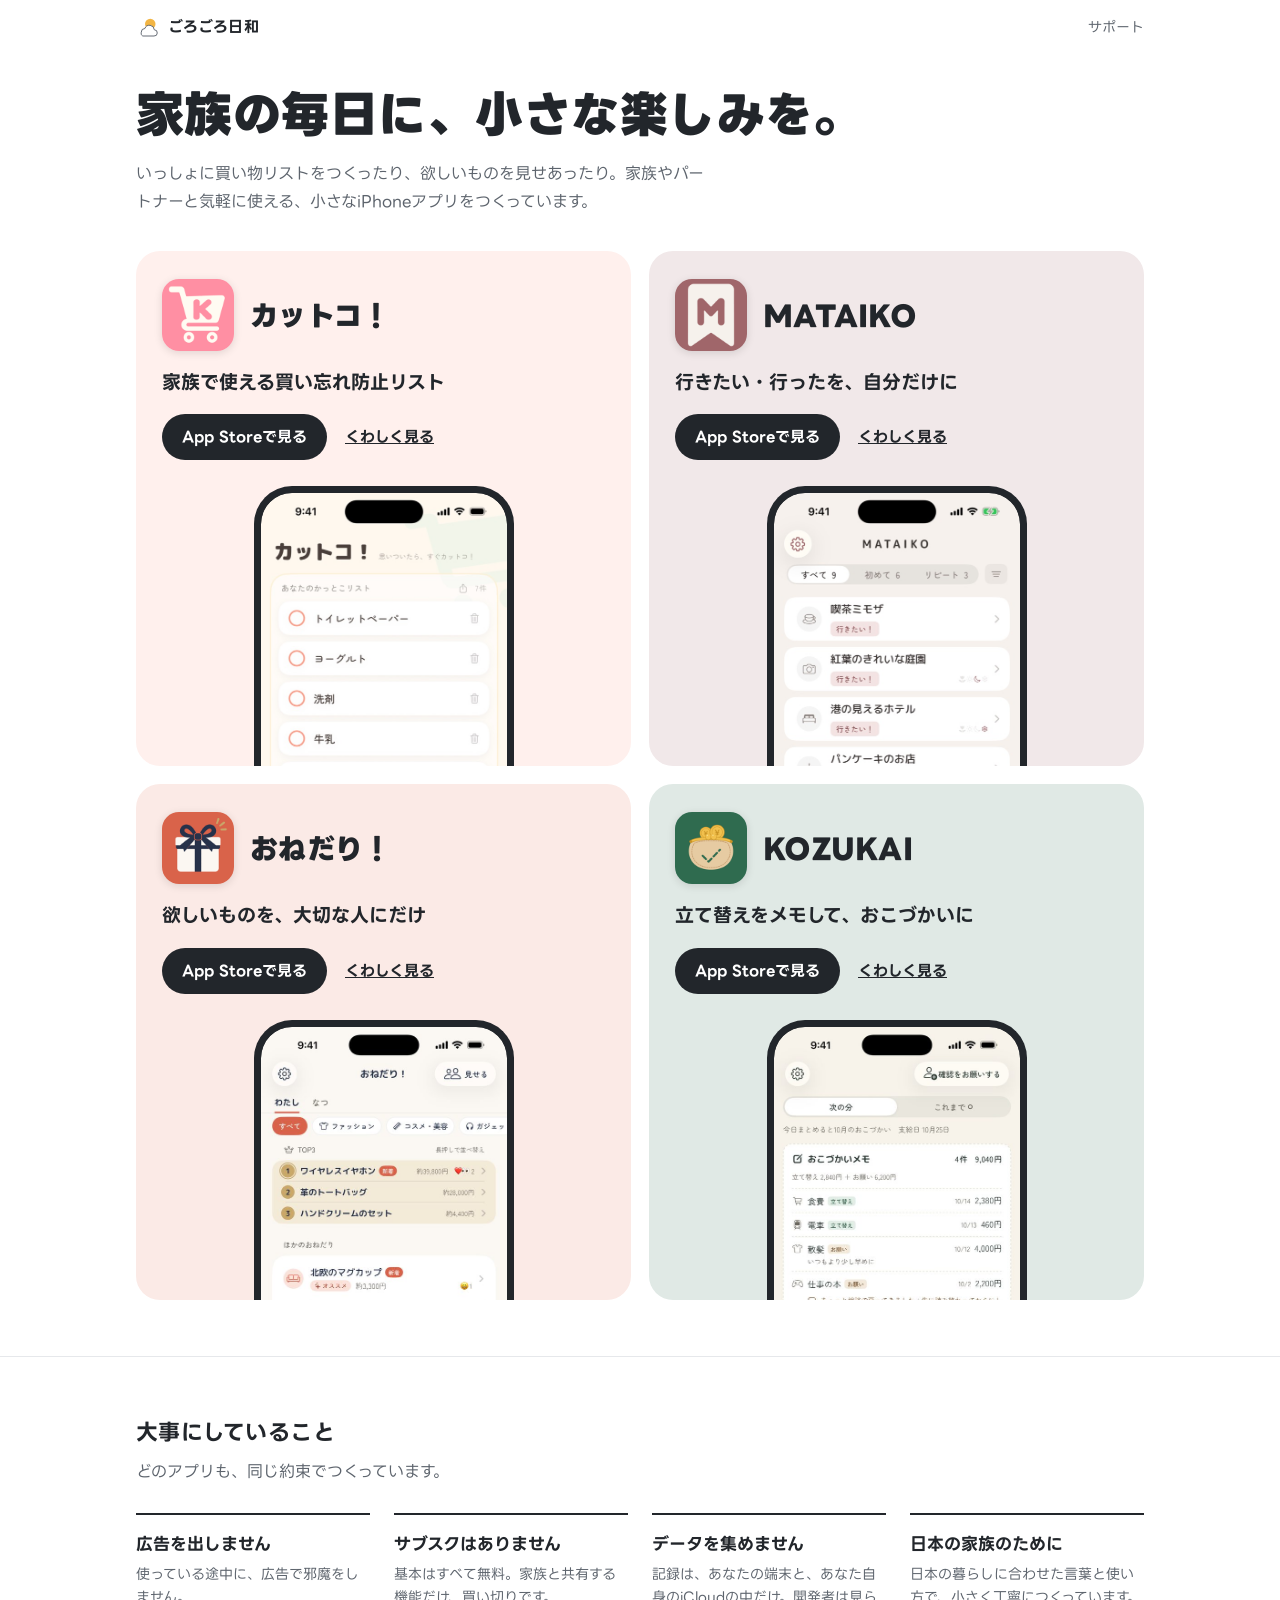
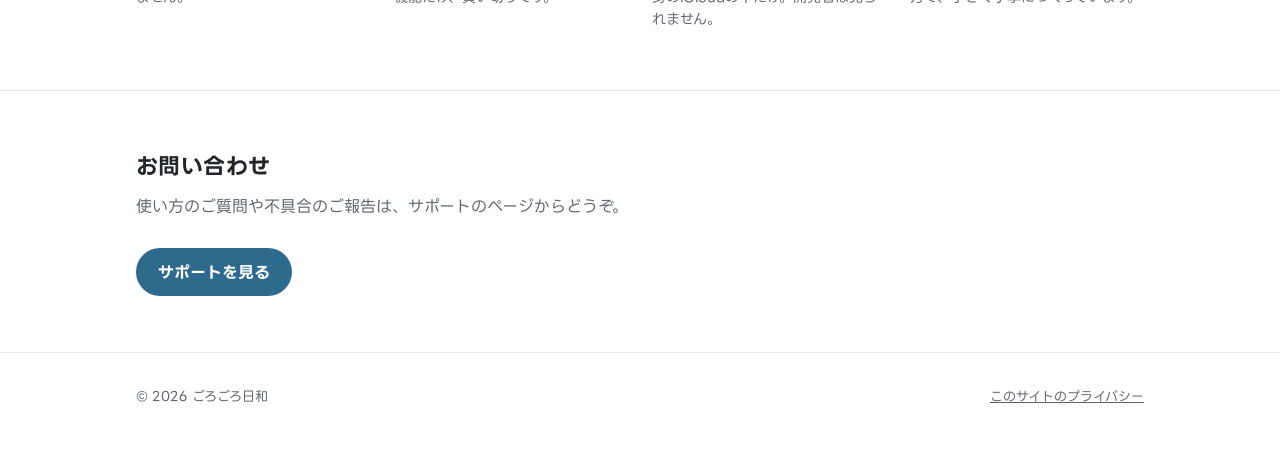
<file: index.html>
<!doctype html>
<html lang="ja">
<head>
  <meta charset="utf-8">
  <meta name="viewport" content="width=device-width, initial-scale=1, viewport-fit=cover">
  <meta name="referrer" content="no-referrer">
  <title>ごろごろ日和</title>
  <meta name="description" content="家族の毎日に、小さな楽しみを。ごろごろ日和は、家族やパートナーと気軽に使える小さなiPhoneアプリをつくっています。広告なし・サブスクなし。">
  <meta property="og:type" content="website">
  <meta property="og:title" content="ごろごろ日和">
  <meta property="og:description" content="家族の毎日に、小さな楽しみを。広告なし・サブスクなし。">
  <meta property="og:url" content="https://gorogorobiyori.github.io/">
  <link rel="preconnect" href="https://fonts.googleapis.com">
  <link rel="preconnect" href="https://fonts.gstatic.com" crossorigin>
  <link rel="stylesheet" href="https://fonts.googleapis.com/css2?family=LINE+Seed+JP:wght@400;700;800&display=swap">
  <link rel="stylesheet" href="/assets/site.css">
</head>
<body>

<header class="site-header">
  <div class="wrap">
    <a class="brand" href="/">
      <svg class="brand-mark" viewBox="0 0 64 64" aria-hidden="true">
        <circle cx="38" cy="24" r="14" fill="var(--sun)"/>
        <path d="M14 46a10 10 0 0 1 9.6-10 13 13 0 0 1 25.2 3.4A8 8 0 0 1 48 56H18a8 8 0 0 1-4-10z" fill="var(--surface)" stroke="var(--sub)" stroke-width="2.5" stroke-linejoin="round"/>
      </svg>
      ごろごろ日和
    </a>
    <nav class="site-nav" aria-label="サイト内">
      <a href="/support/">サポート</a>
    </nav>
  </div>
</header>

<main>
  <section class="hero">
    <div class="wrap">
      <h1><span>家族の毎日に、</span><span>小さな楽しみを。</span></h1>
      <p>いっしょに買い物リストをつくったり、欲しいものを見せあったり。家族やパートナーと気軽に使える、小さなiPhoneアプリをつくっています。</p>
    </div>
  </section>

  <section class="section apps" id="apps" aria-labelledby="apps-title">
    <div class="wrap">
      <h2 id="apps-title" class="vh">アプリ</h2>
      <!-- apps.json から並べる。読み込めないときは、下に書いた予備の一覧がそのまま出る -->
      <ul class="app-grid" data-apps>
        <li class="app-card has-shot" style="--card-accent:#ff9b85"><img src="/kattoko/icon.png" alt="" width="72" height="72"><div><h3><a href="/kattoko/">カットコ！</a></h3><p>家族で使える買い忘れ防止リスト</p><div class="links"><a class="store" href="https://apps.apple.com/jp/app/id6815024317">App Storeで見る</a><a href="/kattoko/">くわしく見る</a></div></div><div class="shot" aria-hidden="true"><img src="/kattoko/screens/1.jpg" alt="" width="540" height="1171" loading="lazy"></div></li>
        <li class="app-card has-shot" style="--card-accent:#a0666a"><img src="/mataiko/icon.png" alt="" width="72" height="72"><div><h3><a href="/mataiko/">MATAIKO</a></h3><p>行きたい・行ったを、自分だけに</p><div class="links"><a class="store" href="https://apps.apple.com/jp/app/id6818145213">App Storeで見る</a><a href="/mataiko/">くわしく見る</a></div></div><div class="shot" aria-hidden="true"><img src="/mataiko/screens/1.jpg" alt="" width="540" height="1171" loading="lazy"></div></li>
        <li class="app-card has-shot" style="--card-accent:#e2725b"><img src="/onedari/icon.png" alt="" width="72" height="72"><div><h3><a href="/onedari/">おねだり！</a></h3><p>欲しいものを、大切な人にだけ</p><div class="links"><a class="store" href="https://apps.apple.com/jp/app/id6820086568">App Storeで見る</a><a href="/onedari/">くわしく見る</a></div></div><div class="shot" aria-hidden="true"><img src="/onedari/screens/1.jpg" alt="" width="540" height="1171" loading="lazy"></div></li>
        <li class="app-card has-shot" style="--card-accent:#2f6b4f"><img src="/kozukai/icon.png" alt="" width="72" height="72"><div><h3><a href="/kozukai/">KOZUKAI</a></h3><p>立て替えをメモして、おこづかいに</p><div class="links"><a class="store" href="https://apps.apple.com/jp/app/id6823162192">App Storeで見る</a><a href="/kozukai/">くわしく見る</a></div></div><div class="shot" aria-hidden="true"><img src="/kozukai/screens/1.jpg" alt="" width="540" height="1171" loading="lazy"></div></li>
      </ul>
    </div>
  </section>

  <section class="section" id="promises" aria-labelledby="promises-title">
    <div class="wrap">
      <h2 id="promises-title">大事にしていること</h2>
      <p class="lead">どのアプリも、同じ約束でつくっています。</p>
      <ul class="promises">
        <li><strong>広告を出しません</strong><span>使っている途中に、広告で邪魔をしません。</span></li>
        <li><strong>サブスクはありません</strong><span>基本はすべて無料。家族と共有する機能だけ、買い切りです。</span></li>
        <li><strong>データを集めません</strong><span>記録は、あなたの端末と、あなた自身のiCloudの中だけ。開発者は見られません。</span></li>
        <li><strong>日本の家族のために</strong><span>日本の暮らしに合わせた言葉と使い方で、小さく丁寧につくっています。</span></li>
      </ul>
    </div>
  </section>

  <section class="section" aria-labelledby="contact-title">
    <div class="wrap">
      <h2 id="contact-title">お問い合わせ</h2>
      <p class="lead">使い方のご質問や不具合のご報告は、サポートのページからどうぞ。</p>
      <a class="btn" href="/support/">サポートを見る</a>
    </div>
  </section>
</main>

<footer class="site-footer">
  <div class="wrap">
    <span>© 2026 ごろごろ日和</span>
    <span><a href="/privacy/">このサイトのプライバシー</a></span>
  </div>
</footer>

<script src="/assets/site.js" defer></script>
</body>
</html>
</file>
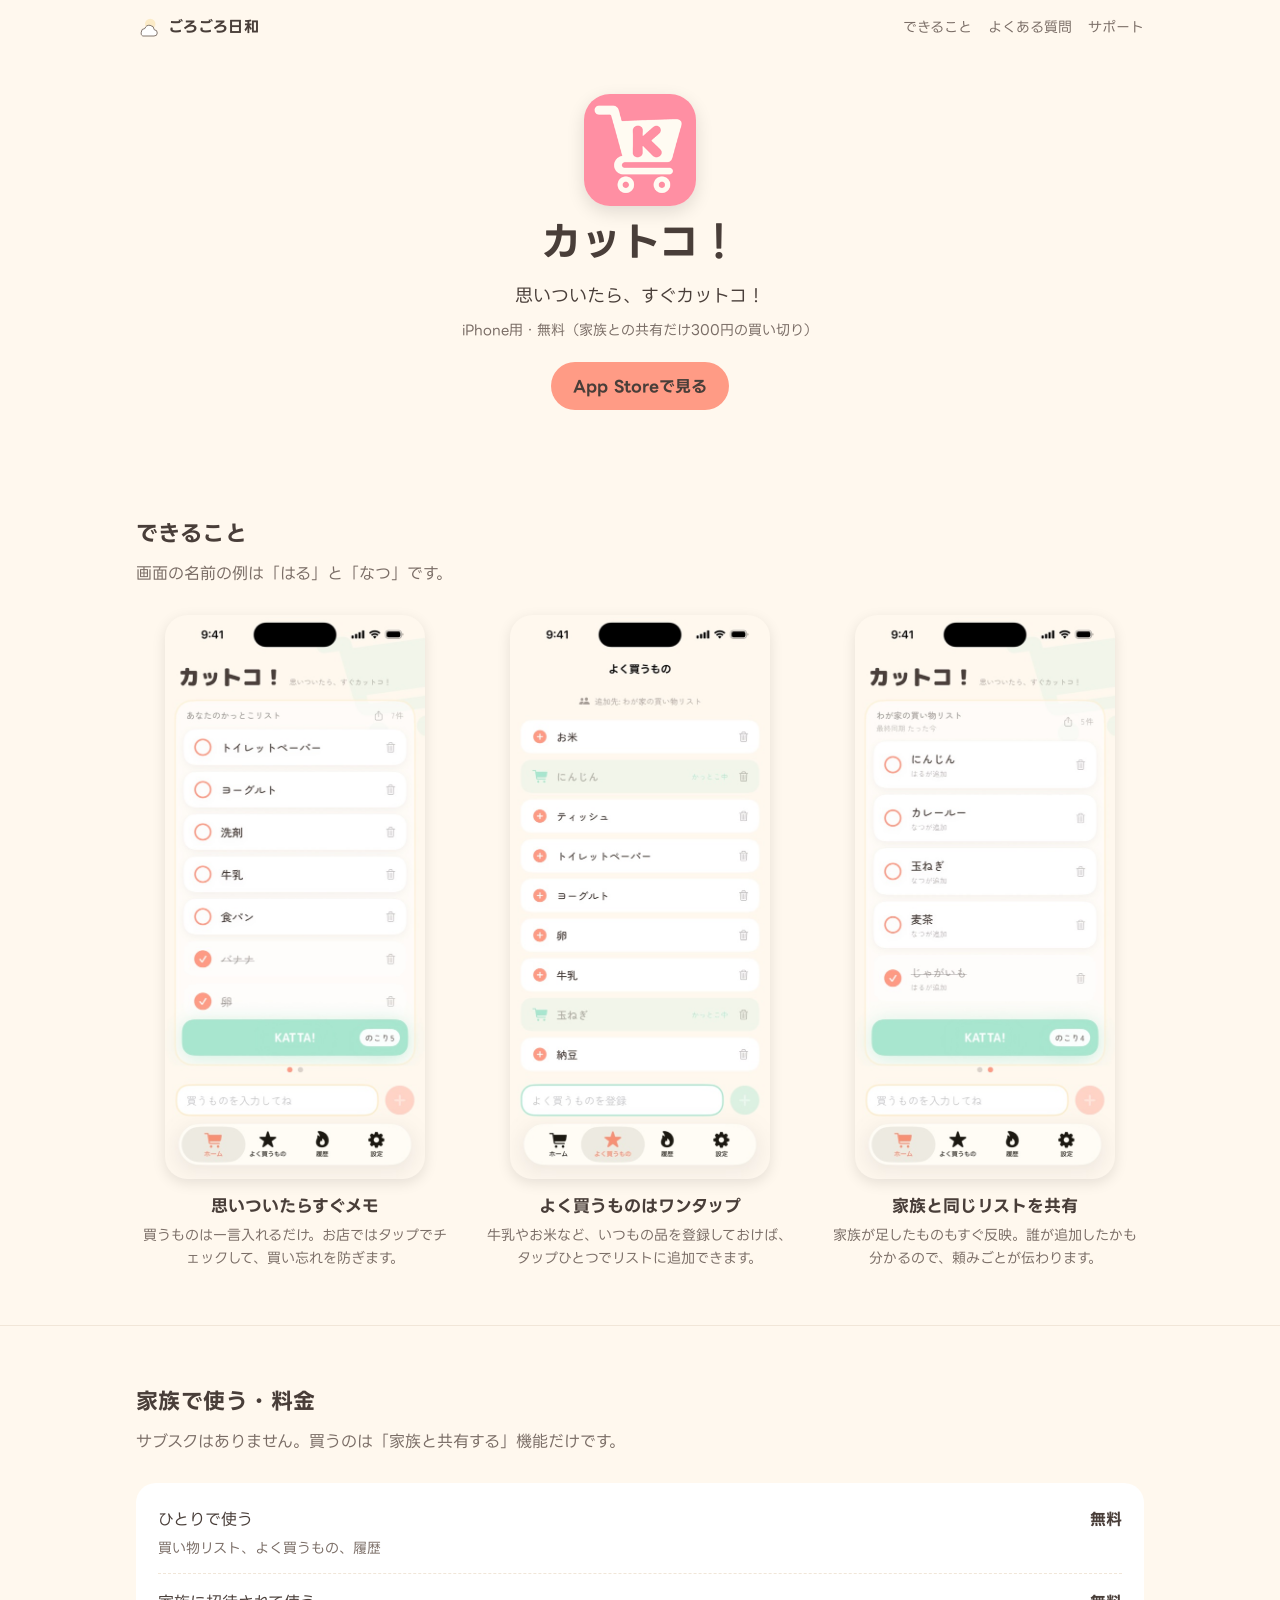
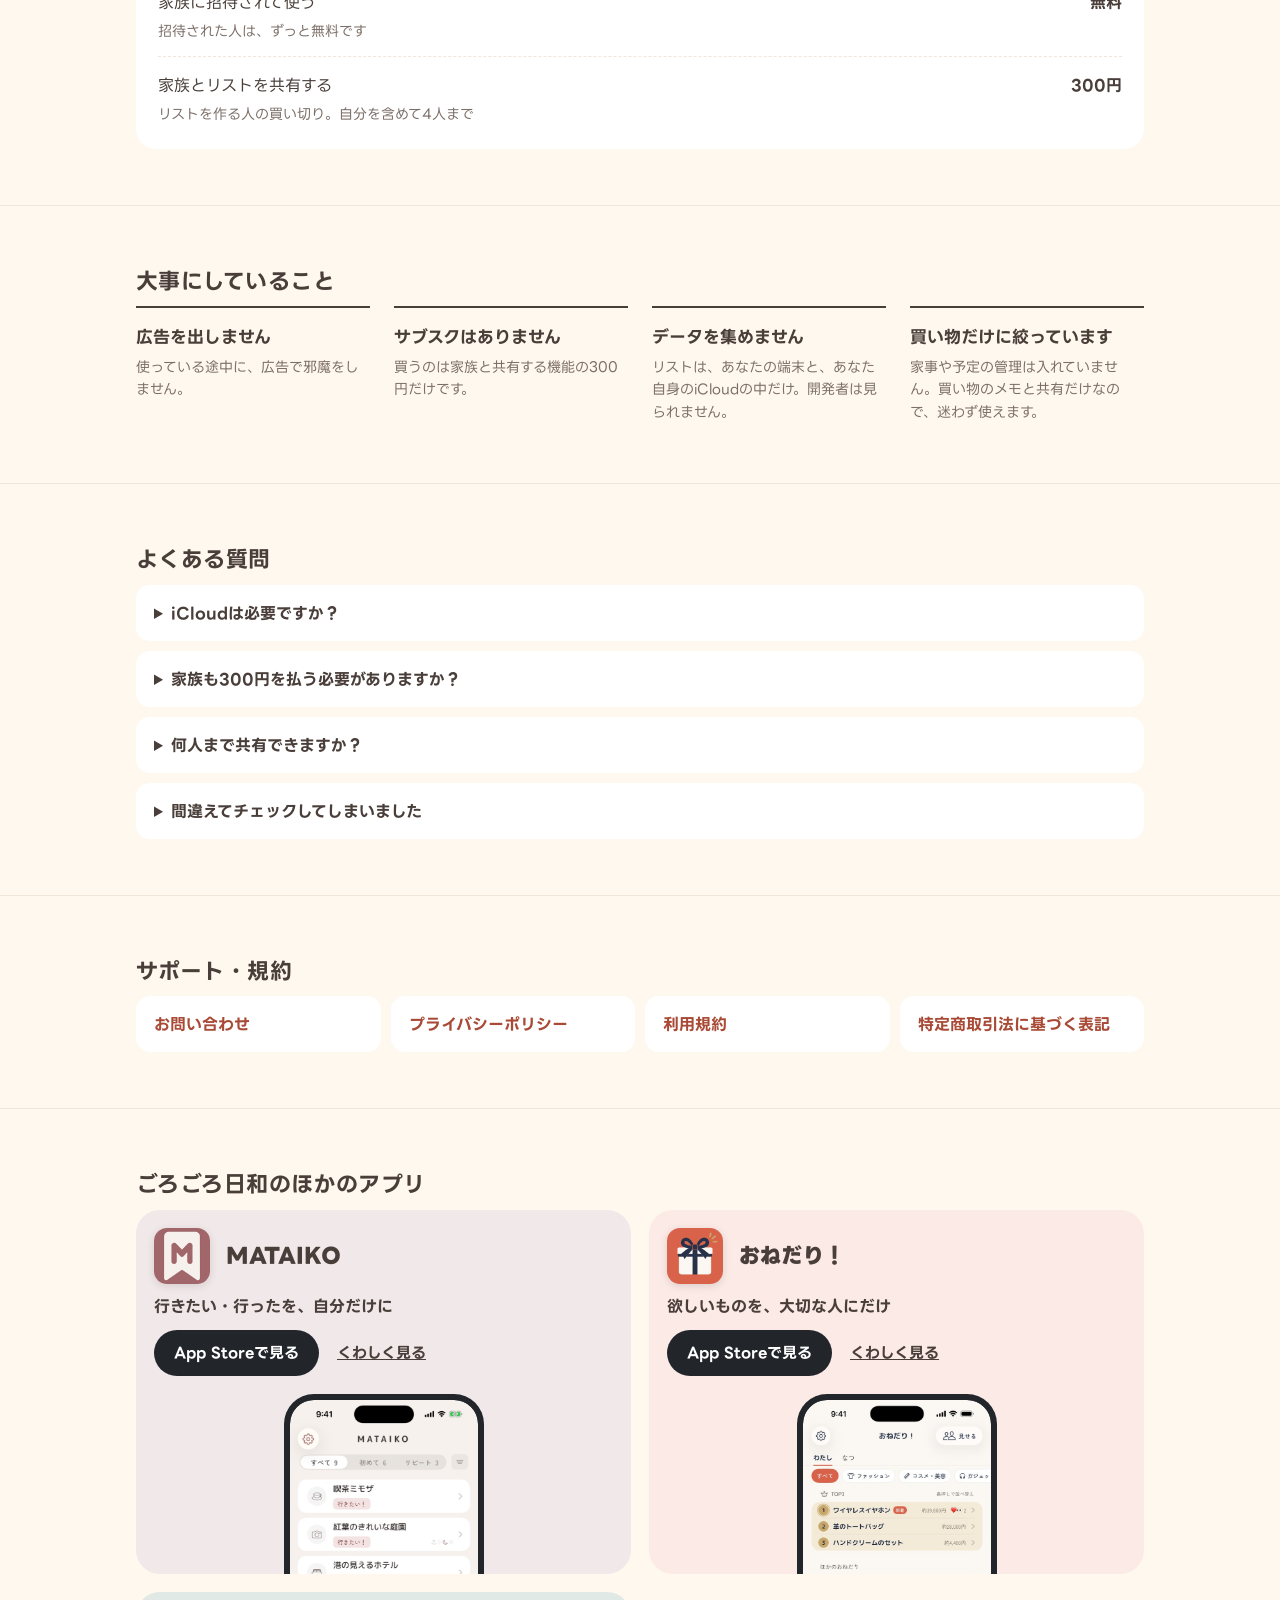
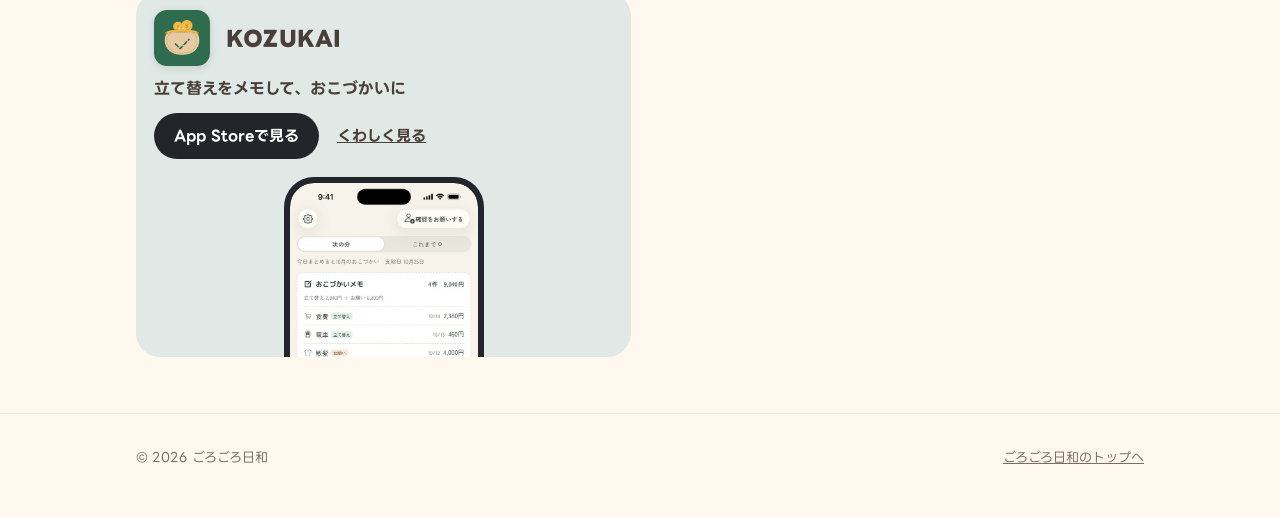
<file: kattoko/index.html>
<!doctype html>
<html lang="ja">
<head>
  <meta charset="utf-8">
  <meta name="viewport" content="width=device-width, initial-scale=1, viewport-fit=cover">
  <meta name="referrer" content="no-referrer">
  <title>カットコ！ — 思いついたら、すぐカットコ！｜ごろごろ日和</title>
  <meta name="description" content="家族で使える買い忘れ防止リスト。思いついたらすぐメモ、お店でタップしてチェック。家族とリストを共有できます。広告なし・サブスクなし。">
  <meta property="og:type" content="website">
  <meta property="og:title" content="カットコ！ — 思いついたら、すぐカットコ！">
  <meta property="og:description" content="家族で使える買い忘れ防止リスト。思いついたらすぐメモ、お店でタップしてチェック。家族とリストを共有できます。広告なし・サブスクなし。">
  <meta property="og:image" content="https://gorogorobiyori.github.io/kattoko/icon.png">
  <meta property="og:url" content="https://gorogorobiyori.github.io/kattoko/">
  <meta name="apple-itunes-app" content="app-id=6815024317">
  <link rel="icon" href="/kattoko/icon.png">
  <link rel="apple-touch-icon" href="/kattoko/icon.png">
  <link rel="preconnect" href="https://fonts.googleapis.com">
  <link rel="preconnect" href="https://fonts.gstatic.com" crossorigin>
  <link rel="stylesheet" href="https://fonts.googleapis.com/css2?family=LINE+Seed+JP:wght@400;700;800&display=swap">
  <link rel="stylesheet" href="/assets/site.css">
  <style>
    /*
      ===== アプリごとに変えるところ（1）配色 =====
      アプリのAsset Catalogと同じ値。カットコ！は「ピンク×クリーム」。ピンクのボタンは文字を濃い茶色にする
    */
    :root {
      --bg: #fff8ee;
      --surface: #ffffff;
      --quiet: #ffffff;
      --text: #493e39;
      --sub: #7a6d66;
      --accent: #ff9b85;
      --accent-text: #493e39;
      --accent-soft: #ffe6df;
      --accent-strong: #a84a36;
      --sun: #fcebc7;
      --rule: #f1e6d8;
    }
    a { color: var(--accent-strong); }
    .btn { color: var(--accent-text); }
    @media (prefers-color-scheme: dark) {
      :root:not([data-theme="light"]) {
        --bg: #201d1b;
        --surface: #2f2a27;
        --quiet: #2f2a27;
        --text: #efe7df;
        --sub: #b1a59c;
        --accent: #f58b77;
        --accent-text: #201d1b;
        --accent-soft: #3d2b26;
        --accent-strong: #f8a796;
        --sun: #d9b071;
        --rule: #3b3531;
      }
    }
  </style>
</head>
<body>

<header class="site-header">
  <div class="wrap">
    <a class="brand" href="/">
      <svg class="brand-mark" viewBox="0 0 64 64" aria-hidden="true">
        <circle cx="38" cy="24" r="14" fill="var(--sun)"/>
        <path d="M14 46a10 10 0 0 1 9.6-10 13 13 0 0 1 25.2 3.4A8 8 0 0 1 48 56H18a8 8 0 0 1-4-10z" fill="var(--surface)" stroke="var(--sub)" stroke-width="2.5" stroke-linejoin="round"/>
      </svg>
      ごろごろ日和
    </a>
    <nav class="site-nav" aria-label="サイト内">
      <a href="#features">できること</a>
      <a href="#faq">よくある質問</a>
      <a href="#support">サポート</a>
    </nav>
  </div>
</header>

<main>
  <!-- ===== アプリごとに変えるところ（2）ヒーロー ===== -->
  <section class="app-hero">
    <div class="wrap">
      <img class="icon" src="/kattoko/icon.png" alt="カットコ！のアイコン" width="112" height="112">
      <h1>カットコ！</h1>
      <p class="catch">思いついたら、すぐカットコ！</p>
      <p class="note">iPhone用・無料（家族との共有だけ300円の買い切り）</p>
      <a class="btn" href="https://apps.apple.com/jp/app/id6815024317">App Storeで見る</a>
    </div>
  </section>

  <!-- ===== アプリごとに変えるところ（3）できること（スクリーンショット3枚） ===== -->
  <section class="section" id="features" aria-labelledby="features-title">
    <div class="wrap">
      <h2 id="features-title">できること</h2>
      <p class="lead">画面の名前の例は「はる」と「なつ」です。</p>
      <ul class="features">
        <li>
          <img src="/kattoko/screens/1.jpg" alt="カットコ！のホーム画面で、牛乳や食パンなどの買い物リストが並び、バナナと卵にチェックが付いている。" width="540" height="1171" loading="lazy">
          <h3>思いついたらすぐメモ</h3>
          <p>買うものは一言入れるだけ。お店ではタップでチェックして、買い忘れを防ぎます。</p>
        </li>
        <li>
          <img src="/kattoko/screens/2.jpg" alt="よく買うもの画面で、お米や牛乳などが並び、にんじんと玉ねぎには「かっとこ中」と表示されている。" width="540" height="1171" loading="lazy">
          <h3>よく買うものはワンタップ</h3>
          <p>牛乳やお米など、いつもの品を登録しておけば、タップひとつでリストに追加できます。</p>
        </li>
        <li>
          <img src="/kattoko/screens/3.jpg" alt="共有リスト「わが家の買い物リスト」の画面で、にんじんやカレールーの下に「はるが追加」「なつが追加」と表示されている。" width="540" height="1171" loading="lazy">
          <h3>家族と同じリストを共有</h3>
          <p>家族が足したものもすぐ反映。誰が追加したかも分かるので、頼みごとが伝わります。</p>
        </li>
      </ul>
    </div>
  </section>

  <!-- ===== アプリごとに変えるところ（4）料金 ===== -->
  <section class="section" aria-labelledby="price-title">
    <div class="wrap">
      <h2 id="price-title">家族で使う・料金</h2>
      <p class="lead">サブスクはありません。買うのは「家族と共有する」機能だけです。</p>
      <div class="price">
        <div class="price-row"><div>ひとりで使う<br><span>買い物リスト、よく買うもの、履歴</span></div><b>無料</b></div>
        <div class="price-row"><div>家族に招待されて使う<br><span>招待された人は、ずっと無料です</span></div><b>無料</b></div>
        <div class="price-row"><div>家族とリストを共有する<br><span>リストを作る人の買い切り。自分を含めて4人まで</span></div><b>300円</b></div>
      </div>
    </div>
  </section>

  <!-- ===== 大事にしていること（シリーズ共通。アプリに合わせて変える） ===== -->
  <section class="section" aria-labelledby="promises-title">
    <div class="wrap">
      <h2 id="promises-title">大事にしていること</h2>
      <ul class="promises">
        <li><strong>広告を出しません</strong><span>使っている途中に、広告で邪魔をしません。</span></li>
        <li><strong>サブスクはありません</strong><span>買うのは家族と共有する機能の300円だけです。</span></li>
        <li><strong>データを集めません</strong><span>リストは、あなたの端末と、あなた自身のiCloudの中だけ。開発者は見られません。</span></li>
        <li><strong>買い物だけに絞っています</strong><span>家事や予定の管理は入れていません。買い物のメモと共有だけなので、迷わず使えます。</span></li>
      </ul>
    </div>
  </section>

  <!-- ===== アプリごとに変えるところ（5）よくある質問 ===== -->
  <section class="section faq" id="faq" aria-labelledby="faq-title">
    <div class="wrap">
      <h2 id="faq-title">よくある質問</h2>
      <details>
        <summary>iCloudは必要ですか？</summary>
        <p>ひとりで使うだけなら、iCloudを使っていなくても使えます。家族とリストを共有するには、おたがいにiCloudへのサインインが必要です。</p>
      </details>
      <details>
        <summary>家族も300円を払う必要がありますか？</summary>
        <p>ありません。300円が必要なのは、リストを作って家族を招待する人だけです。招待された家族は無料です。</p>
      </details>
      <details>
        <summary>何人まで共有できますか？</summary>
        <p>リストを作る人を含めて4人までです。</p>
      </details>
      <details>
        <summary>間違えてチェックしてしまいました</summary>
        <p>もう一度タップすれば戻せます。チェックしたものは、最後に「KATTA!」ボタンを押したときにリストから消えます。</p>
      </details>
    </div>
  </section>

  <!-- ===== アプリごとに変えるところ（6）サポート・規約のリンク ===== -->
  <section class="section" id="support" aria-labelledby="support-title">
    <div class="wrap">
      <h2 id="support-title">サポート・規約</h2>
      <ul class="link-list">
        <li><a href="/support/">お問い合わせ</a></li>
        <li><a href="https://ryoswalker.github.io/kattoko-legal/privacy.html">プライバシーポリシー</a></li>
        <li><a href="https://ryoswalker.github.io/kattoko-legal/terms.html">利用規約</a></li>
        <li><a href="https://ryoswalker.github.io/kattoko-legal/tokushoho.html">特定商取引法に基づく表記</a></li>
      </ul>
    </div>
  </section>

  <!-- ===== ほかのアプリ（apps.json から。自分は data-exclude で除く） ===== -->
  <section class="section" aria-labelledby="more-title">
    <div class="wrap">
      <h2 id="more-title">ごろごろ日和のほかのアプリ</h2>
      <ul class="app-grid" data-apps data-exclude="kattoko">
        <li class="app-card"><div><h3><a href="/">アプリの一覧を見る</a></h3></div></li>
      </ul>
    </div>
  </section>
</main>

<footer class="site-footer">
  <div class="wrap">
    <span>© 2026 ごろごろ日和</span>
    <span><a href="/">ごろごろ日和のトップへ</a></span>
  </div>
</footer>

<script src="/assets/site.js" defer></script>
</body>
</html>
</file>
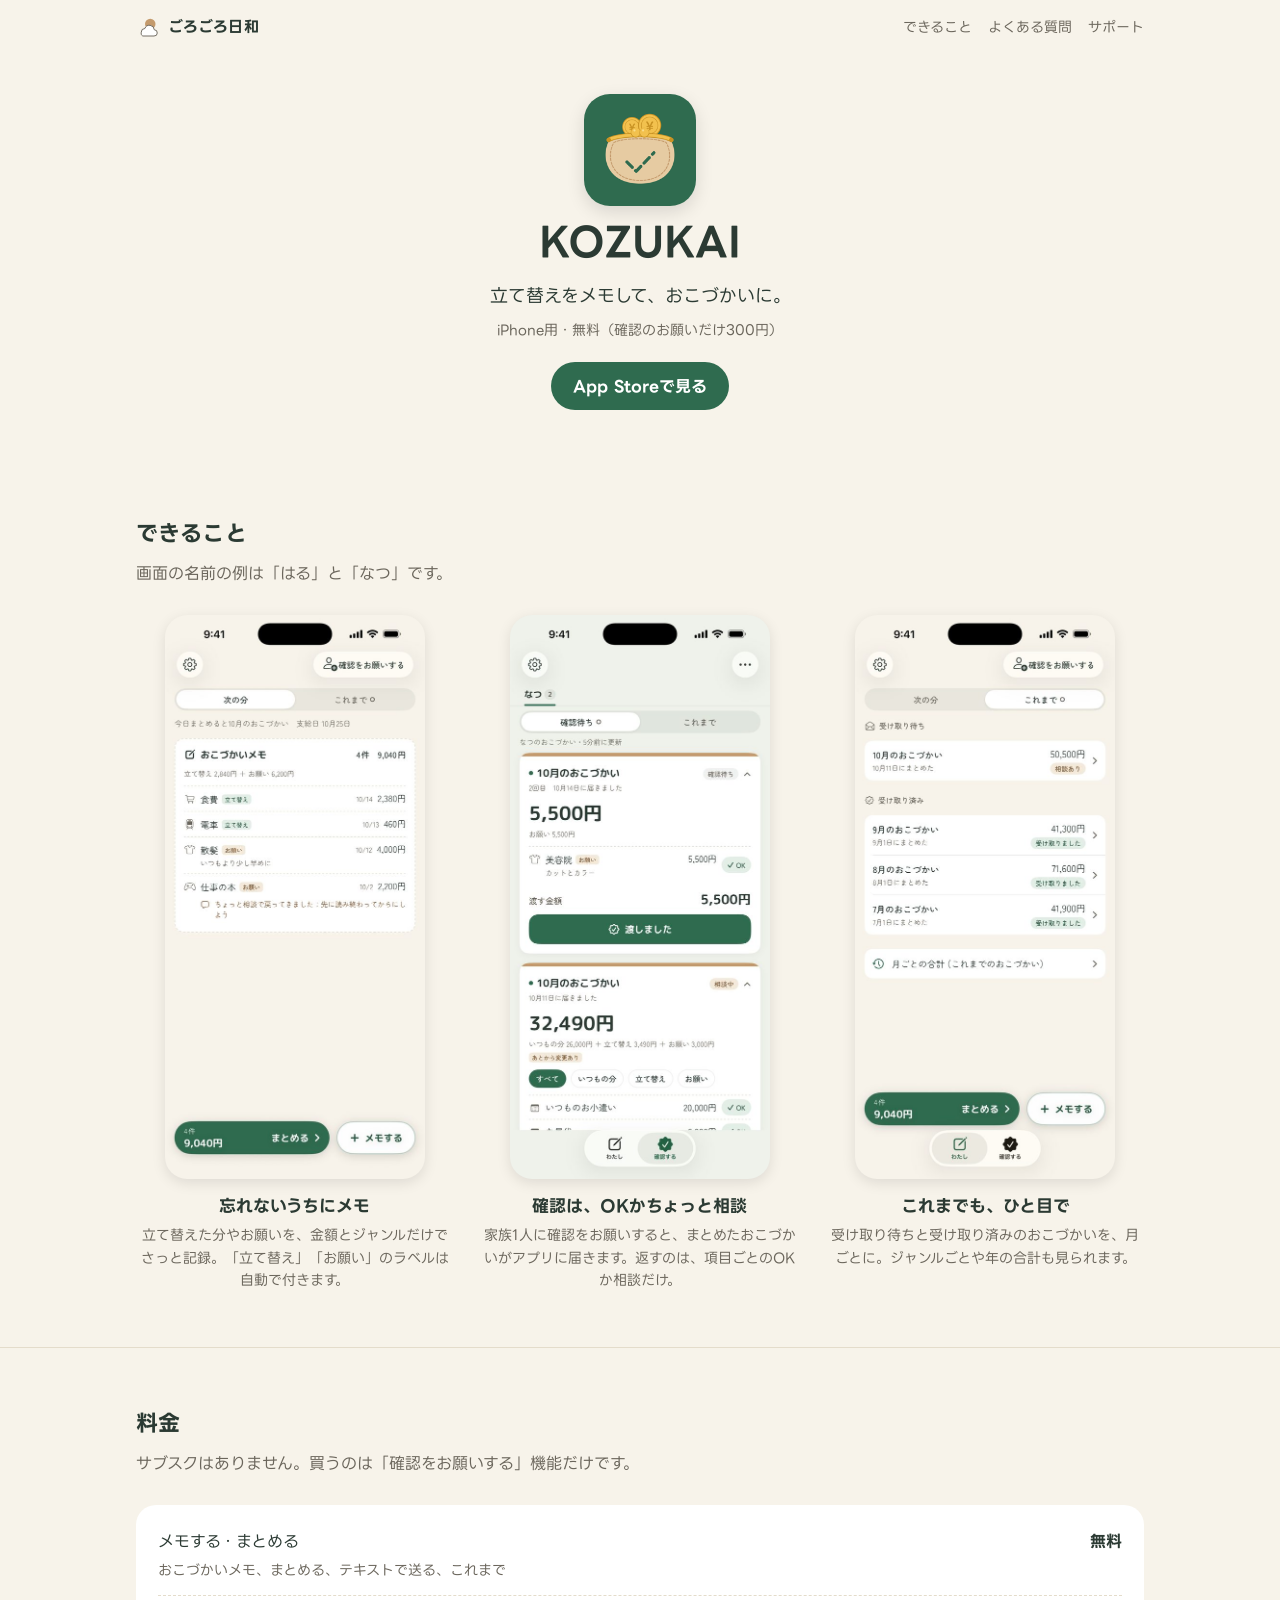
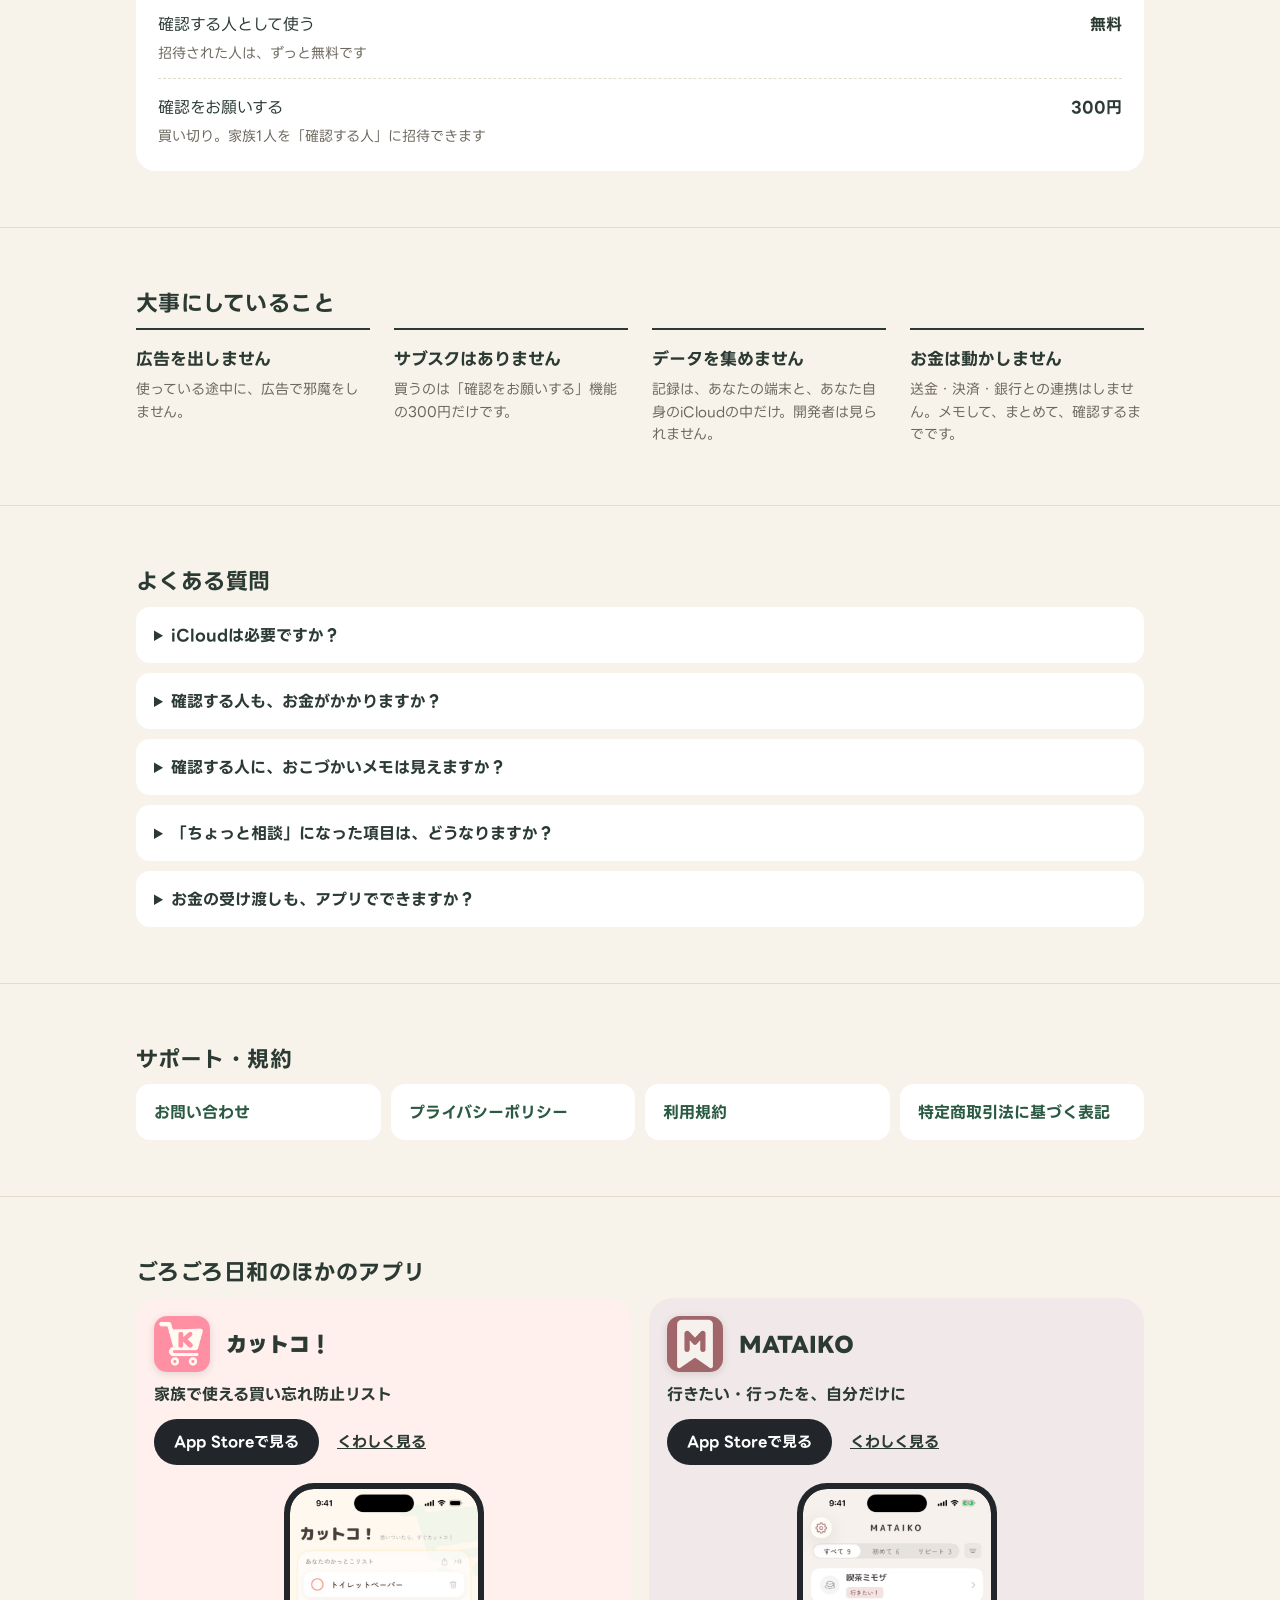
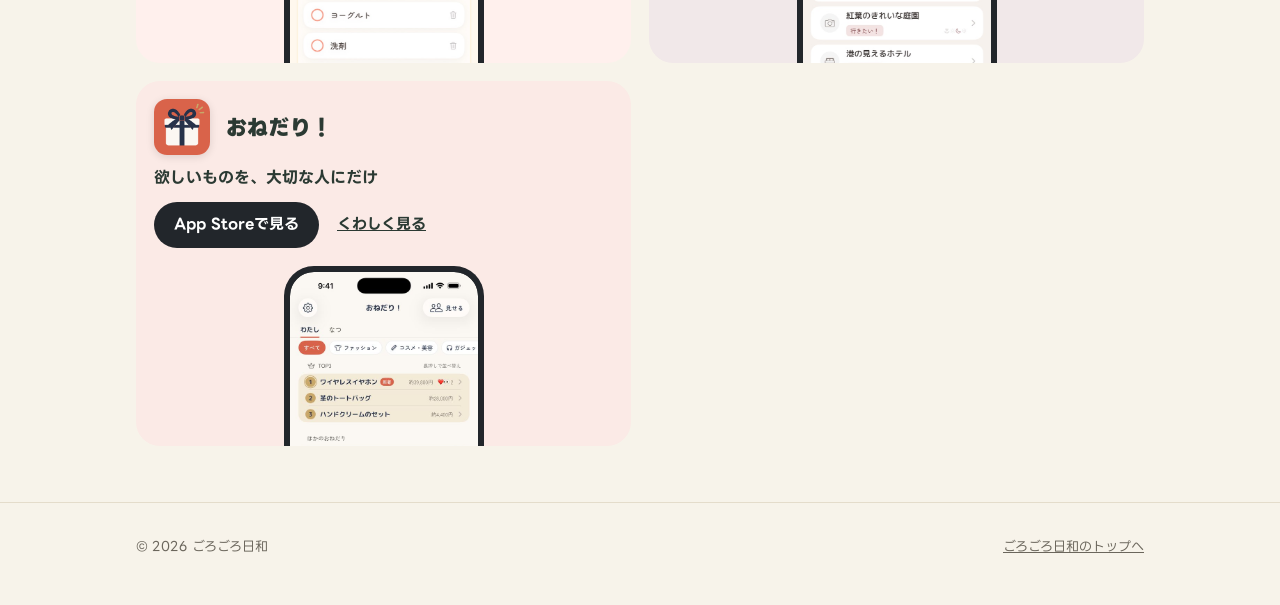
<file: kozukai/index.html>
<!doctype html>
<html lang="ja">
<head>
  <meta charset="utf-8">
  <meta name="viewport" content="width=device-width, initial-scale=1, viewport-fit=cover">
  <meta name="referrer" content="no-referrer">
  <title>KOZUKAI — 立て替えをメモして、おこづかいに｜ごろごろ日和</title>
  <meta name="description" content="立て替えた分やお願いを日々メモして、支給日にいつものお小遣いとまとめる、自分のおこづかいの台帳。家族1人に確認をお願いできます。広告なし・サブスクなし。">
  <meta property="og:type" content="website">
  <meta property="og:title" content="KOZUKAI — 立て替えをメモして、おこづかいに">
  <meta property="og:description" content="立て替えた分やお願いを日々メモして、支給日にいつものお小遣いとまとめる、自分のおこづかいの台帳。家族1人に確認をお願いできます。広告なし・サブスクなし。">
  <meta property="og:image" content="https://gorogorobiyori.github.io/kozukai/icon.png">
  <meta property="og:url" content="https://gorogorobiyori.github.io/kozukai/">
  <meta name="apple-itunes-app" content="app-id=6823162192">
  <link rel="icon" href="/kozukai/icon.png">
  <link rel="apple-touch-icon" href="/kozukai/icon.png">
  <link rel="preconnect" href="https://fonts.googleapis.com">
  <link rel="preconnect" href="https://fonts.gstatic.com" crossorigin>
  <link rel="stylesheet" href="https://fonts.googleapis.com/css2?family=LINE+Seed+JP:wght@400;700;800&display=swap">
  <link rel="stylesheet" href="/assets/site.css">
  <style>
    /*
      ===== アプリごとに変えるところ（1）配色 =====
      アプリのAsset Catalogと同じ値。KOZUKAIは「深緑×クラフト紙」
    */
    :root {
      --bg: #f7f3ea;
      --surface: #ffffff;
      --quiet: #ffffff;
      --text: #2b3a33;
      --sub: #6b665c;
      --accent: #2f6b4f;
      --accent-text: #ffffff;
      --accent-soft: #e3eee7;
      --accent-strong: #2b5a43;
      --sun: #c49a6c;
      --rule: #e4dccb;
    }
    a { color: var(--accent-strong); }
    .btn { color: var(--accent-text); }
    @media (prefers-color-scheme: dark) {
      :root:not([data-theme="light"]) {
        --bg: #1c201e;
        --surface: #262b28;
        --quiet: #262b28;
        --text: #ece7dd;
        --sub: #a8a398;
        --accent: #7fc3a0;
        --accent-text: #1c201e;
        --accent-soft: #2e3d35;
        --accent-strong: #9ed6b8;
        --sun: #d7b48a;
        --rule: #3a3f3b;
      }
    }
  </style>
</head>
<body>

<header class="site-header">
  <div class="wrap">
    <a class="brand" href="/">
      <svg class="brand-mark" viewBox="0 0 64 64" aria-hidden="true">
        <circle cx="38" cy="24" r="14" fill="var(--sun)"/>
        <path d="M14 46a10 10 0 0 1 9.6-10 13 13 0 0 1 25.2 3.4A8 8 0 0 1 48 56H18a8 8 0 0 1-4-10z" fill="var(--surface)" stroke="var(--sub)" stroke-width="2.5" stroke-linejoin="round"/>
      </svg>
      ごろごろ日和
    </a>
    <nav class="site-nav" aria-label="サイト内">
      <a href="#features">できること</a>
      <a href="#faq">よくある質問</a>
      <a href="#support">サポート</a>
    </nav>
  </div>
</header>

<main>
  <!-- ===== アプリごとに変えるところ（2）ヒーロー ===== -->
  <section class="app-hero">
    <div class="wrap">
      <img class="icon" src="/kozukai/icon.png" alt="KOZUKAIのアイコン" width="112" height="112">
      <h1>KOZUKAI</h1>
      <p class="catch">立て替えをメモして、おこづかいに。</p>
      <p class="note">iPhone用・無料（確認のお願いだけ300円）</p>
      <a class="btn" href="https://apps.apple.com/jp/app/id6823162192">App Storeで見る</a>
    </div>
  </section>

  <!-- ===== アプリごとに変えるところ（3）できること（スクリーンショット3枚） ===== -->
  <section class="section" id="features" aria-labelledby="features-title">
    <div class="wrap">
      <h2 id="features-title">できること</h2>
      <p class="lead">画面の名前の例は「はる」と「なつ」です。</p>
      <ul class="features">
        <li>
          <img src="/kozukai/screens/1.jpg" alt="KOZUKAIのおこづかいメモの画面。食費・電車の立て替えと、散髪・仕事の本のお願いが、日付と金額付きで並んでいる。" width="540" height="1171" loading="lazy">
          <h3>忘れないうちにメモ</h3>
          <p>立て替えた分やお願いを、金額とジャンルだけでさっと記録。「立て替え」「お願い」のラベルは自動で付きます。</p>
        </li>
        <li>
          <img src="/kozukai/screens/2.jpg" alt="確認する人の画面。「10月のおこづかい」5,500円の美容院の項目にOKが付き、下に「渡しました」のボタンがある。" width="540" height="1171" loading="lazy">
          <h3>確認は、OKかちょっと相談</h3>
          <p>家族1人に確認をお願いすると、まとめたおこづかいがアプリに届きます。返すのは、項目ごとのOKか相談だけ。</p>
        </li>
        <li>
          <img src="/kozukai/screens/3.jpg" alt="これまでの画面。受け取り待ちの10月のおこづかいと、受け取り済みの7月から9月のおこづかいが、金額付きで並んでいる。" width="540" height="1171" loading="lazy">
          <h3>これまでも、ひと目で</h3>
          <p>受け取り待ちと受け取り済みのおこづかいを、月ごとに。ジャンルごとや年の合計も見られます。</p>
        </li>
      </ul>
    </div>
  </section>

  <!-- ===== アプリごとに変えるところ（4）料金 ===== -->
  <section class="section" aria-labelledby="price-title">
    <div class="wrap">
      <h2 id="price-title">料金</h2>
      <p class="lead">サブスクはありません。買うのは「確認をお願いする」機能だけです。</p>
      <div class="price">
        <div class="price-row"><div>メモする・まとめる<br><span>おこづかいメモ、まとめる、テキストで送る、これまで</span></div><b>無料</b></div>
        <div class="price-row"><div>確認する人として使う<br><span>招待された人は、ずっと無料です</span></div><b>無料</b></div>
        <div class="price-row"><div>確認をお願いする<br><span>買い切り。家族1人を「確認する人」に招待できます</span></div><b>300円</b></div>
      </div>
    </div>
  </section>

  <!-- ===== 大事にしていること（シリーズ共通。アプリに合わせて変える） ===== -->
  <section class="section" aria-labelledby="promises-title">
    <div class="wrap">
      <h2 id="promises-title">大事にしていること</h2>
      <ul class="promises">
        <li><strong>広告を出しません</strong><span>使っている途中に、広告で邪魔をしません。</span></li>
        <li><strong>サブスクはありません</strong><span>買うのは「確認をお願いする」機能の300円だけです。</span></li>
        <li><strong>データを集めません</strong><span>記録は、あなたの端末と、あなた自身のiCloudの中だけ。開発者は見られません。</span></li>
        <li><strong>お金は動かしません</strong><span>送金・決済・銀行との連携はしません。メモして、まとめて、確認するまでです。</span></li>
      </ul>
    </div>
  </section>

  <!-- ===== アプリごとに変えるところ（5）よくある質問 ===== -->
  <section class="section faq" id="faq" aria-labelledby="faq-title">
    <div class="wrap">
      <h2 id="faq-title">よくある質問</h2>
      <details>
        <summary>iCloudは必要ですか？</summary>
        <p>記録はiPhoneの中に保存されるので、iCloudを使っていなくても使えます。確認をお願いする・確認するには、iCloudへのサインインが必要です。</p>
      </details>
      <details>
        <summary>確認する人も、お金がかかりますか？</summary>
        <p>かかりません。アプリを入れて、招待を開くだけです。300円が必要なのは、確認をお願いする人だけです。</p>
      </details>
      <details>
        <summary>確認する人に、おこづかいメモは見えますか？</summary>
        <p>見えません。届くのは、まとめたおこづかいだけです。</p>
      </details>
      <details>
        <summary>「ちょっと相談」になった項目は、どうなりますか？</summary>
        <p>「渡しました」が返ってくると、おこづかいメモに戻ります。話し合ってから、次にまとめ直せます。</p>
      </details>
      <details>
        <summary>お金の受け渡しも、アプリでできますか？</summary>
        <p>できません。送金や決済はしません。渡したことを記録するまでです。</p>
      </details>
    </div>
  </section>

  <!-- ===== アプリごとに変えるところ（6）サポート・規約のリンク ===== -->
  <section class="section" id="support" aria-labelledby="support-title">
    <div class="wrap">
      <h2 id="support-title">サポート・規約</h2>
      <ul class="link-list">
        <li><a href="/support/">お問い合わせ</a></li>
        <li><a href="https://ryoswalker.github.io/kozukai-legal/privacy.html">プライバシーポリシー</a></li>
        <li><a href="https://ryoswalker.github.io/kozukai-legal/terms.html">利用規約</a></li>
        <li><a href="https://ryoswalker.github.io/kozukai-legal/tokushoho.html">特定商取引法に基づく表記</a></li>
      </ul>
    </div>
  </section>

  <!-- ===== ほかのアプリ（apps.json から。自分は data-exclude で除く） ===== -->
  <section class="section" aria-labelledby="more-title">
    <div class="wrap">
      <h2 id="more-title">ごろごろ日和のほかのアプリ</h2>
      <ul class="app-grid" data-apps data-exclude="kozukai">
        <li class="app-card"><div><h3><a href="/">アプリの一覧を見る</a></h3></div></li>
      </ul>
    </div>
  </section>
</main>

<footer class="site-footer">
  <div class="wrap">
    <span>© 2026 ごろごろ日和</span>
    <span><a href="/">ごろごろ日和のトップへ</a></span>
  </div>
</footer>

<script src="/assets/site.js" defer></script>
</body>
</html>
</file>
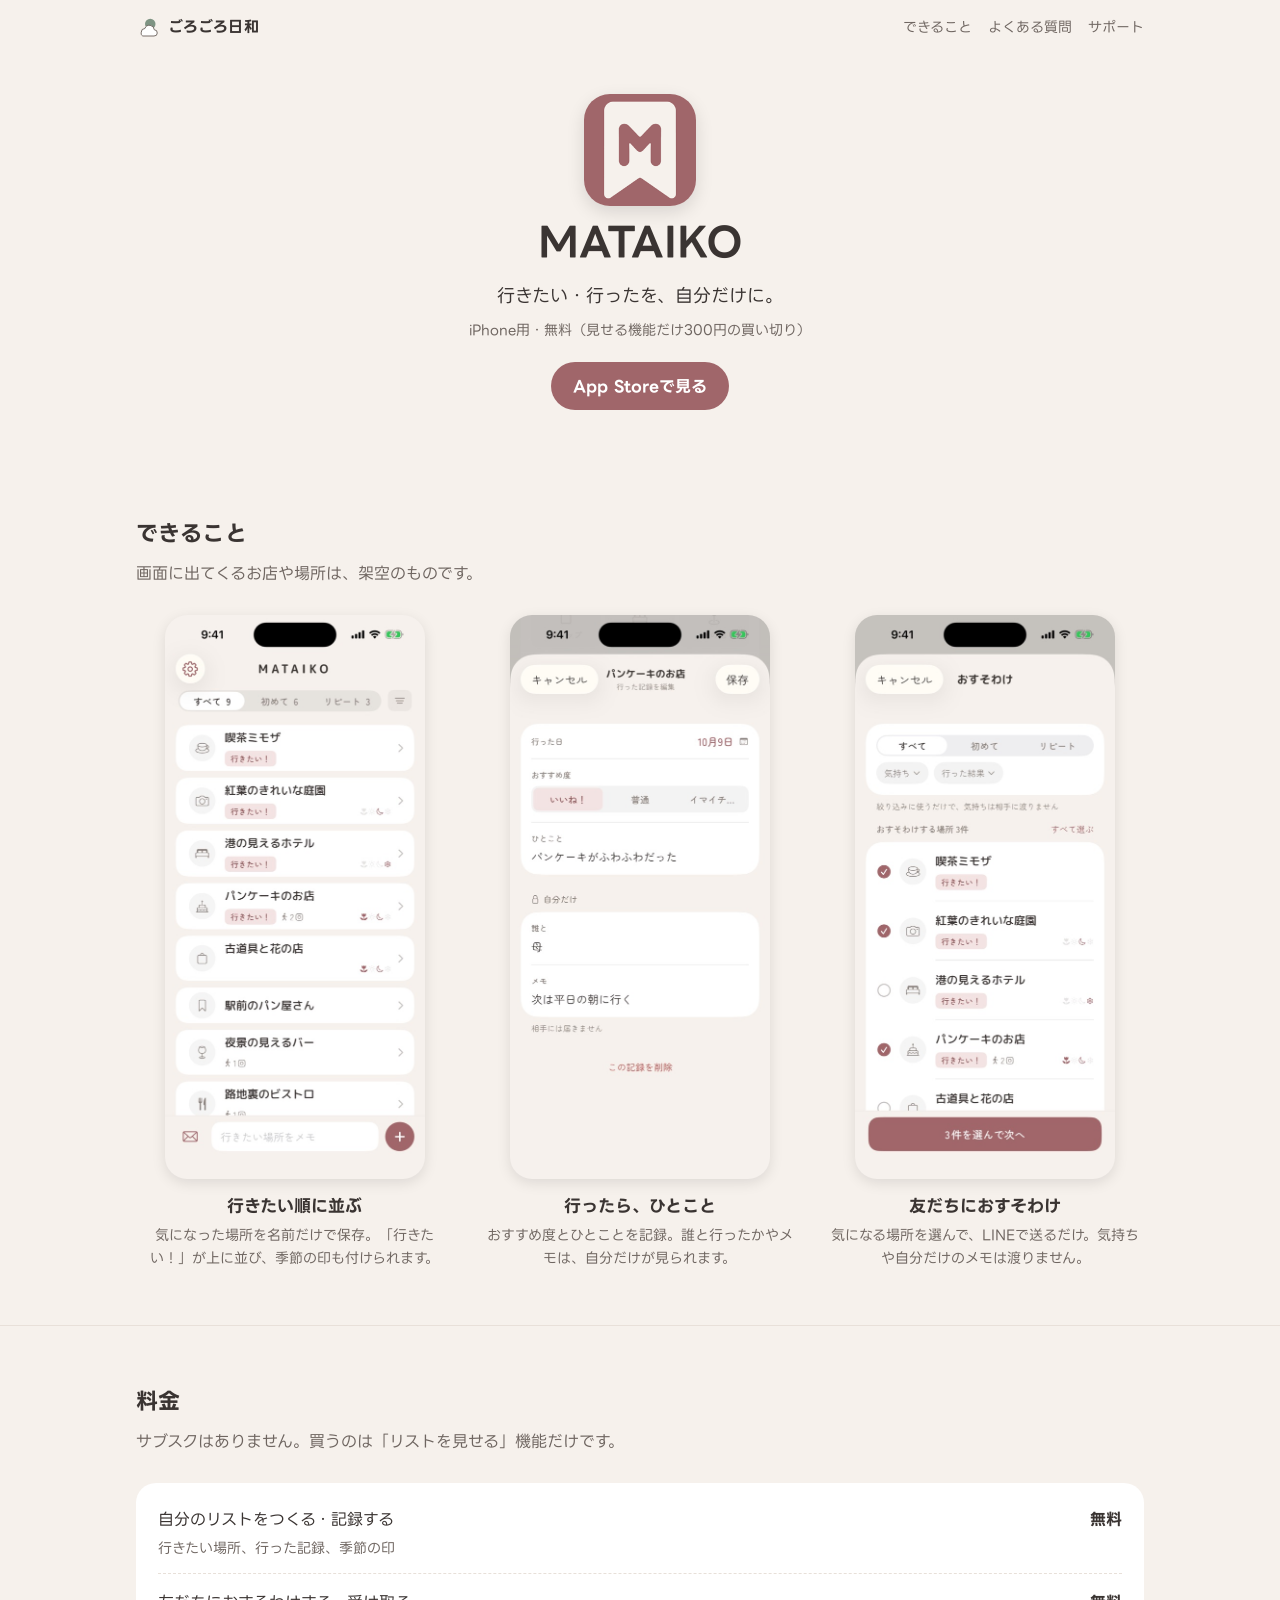
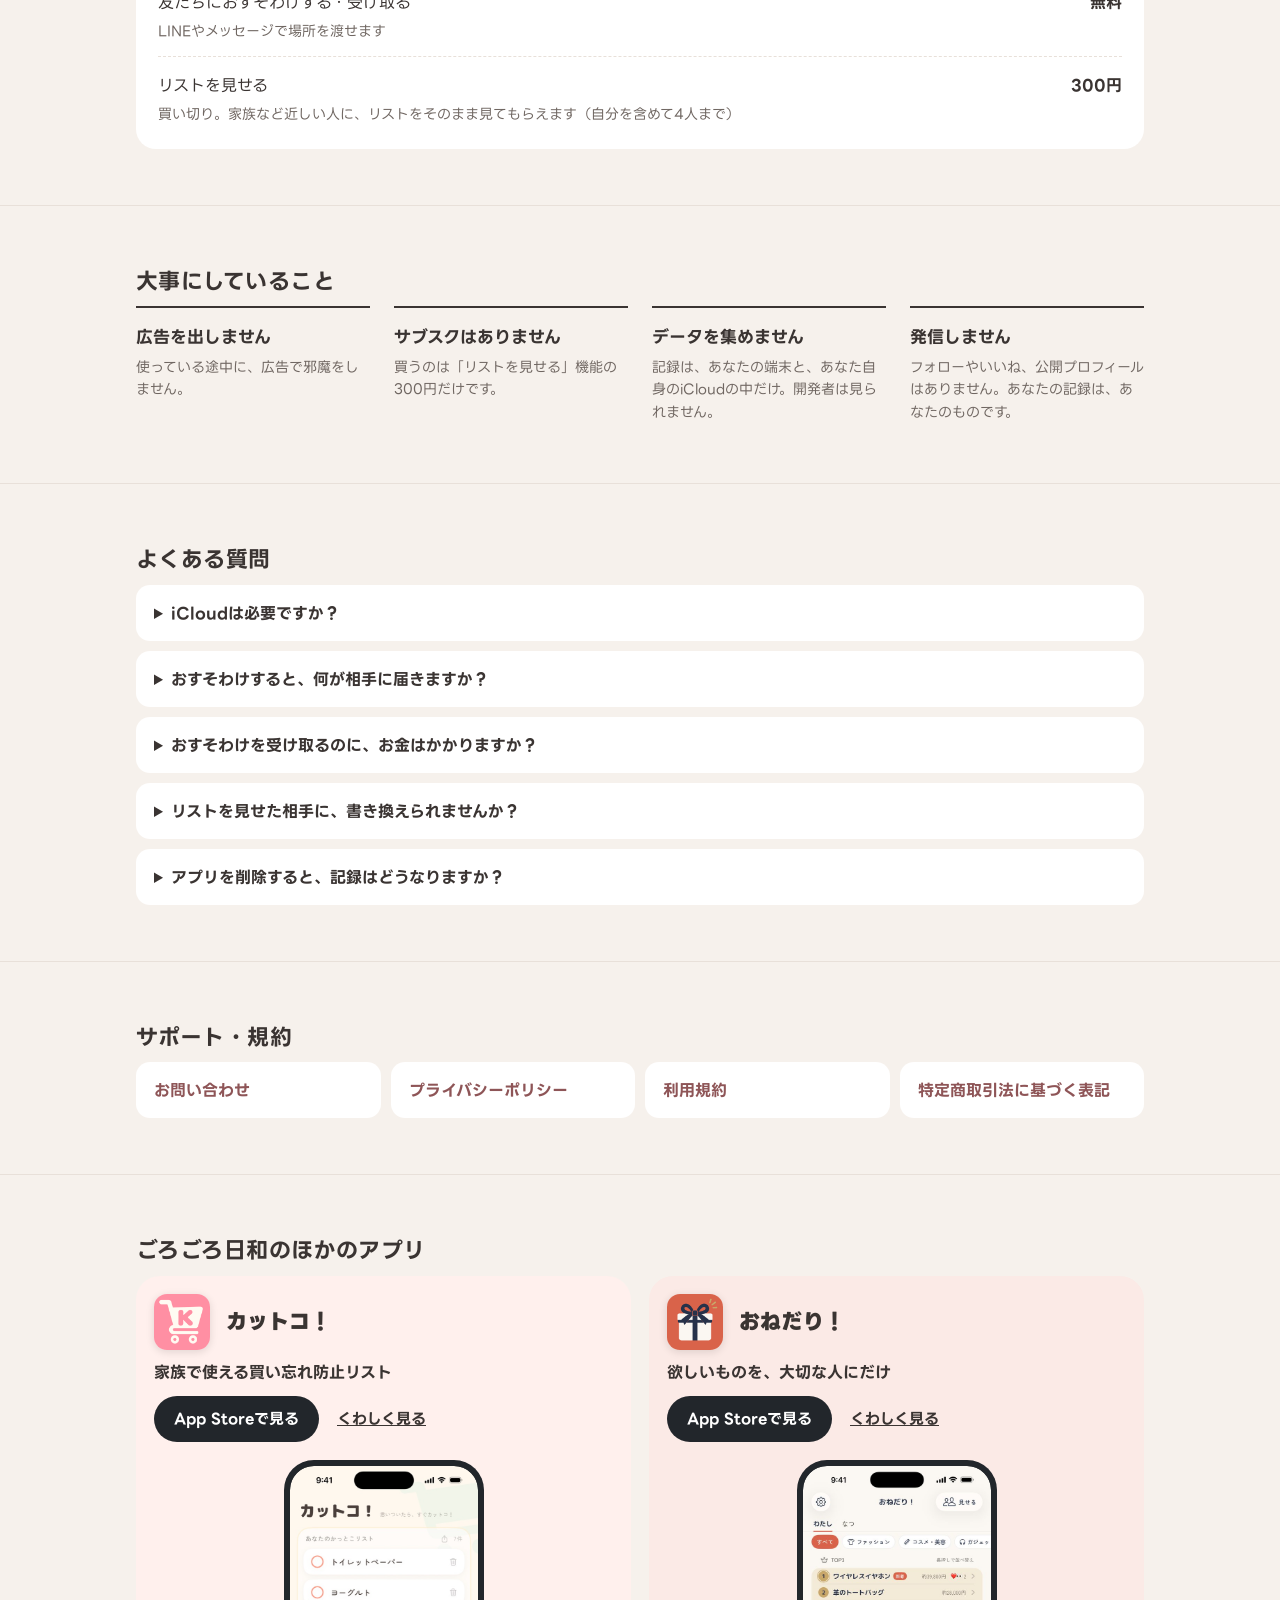
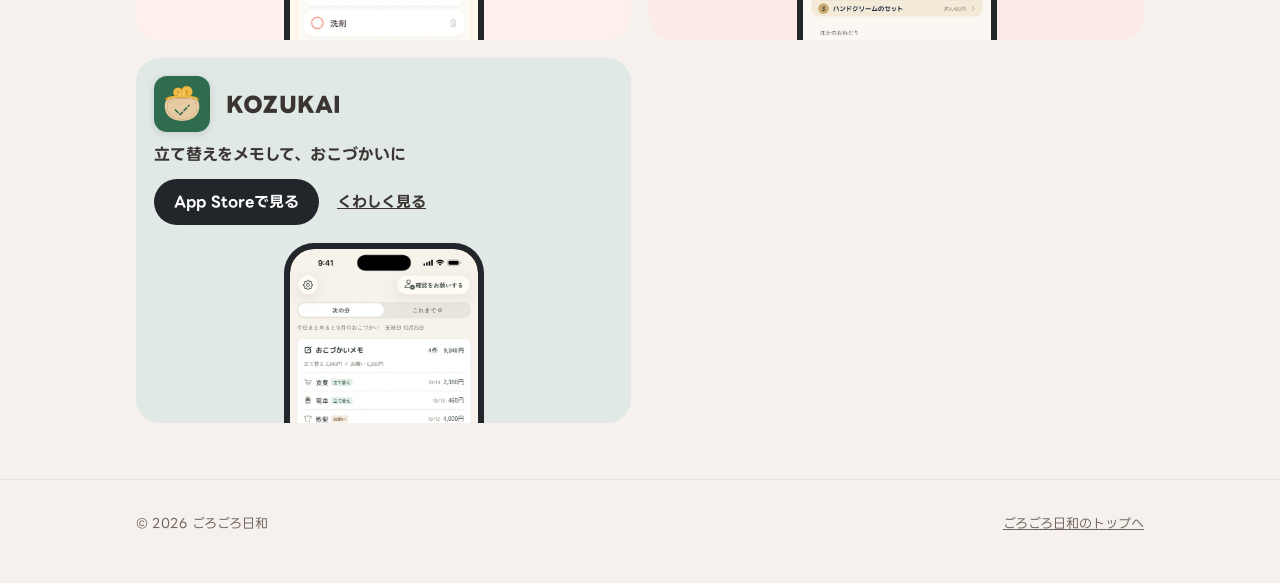
<file: mataiko/index.html>
<!doctype html>
<html lang="ja">
<head>
  <meta charset="utf-8">
  <meta name="viewport" content="width=device-width, initial-scale=1, viewport-fit=cover">
  <meta name="referrer" content="no-referrer">
  <title>MATAIKO — 行きたい・行ったを、自分だけに｜ごろごろ日和</title>
  <meta name="description" content="行きたいお店も、行ってよかった場所も。SNSに発信しない、自分だけのリスト。気になる場所は友だちにおすそわけ。広告なし・サブスクなし。">
  <meta property="og:type" content="website">
  <meta property="og:title" content="MATAIKO — 行きたい・行ったを、自分だけに">
  <meta property="og:description" content="行きたいお店も、行ってよかった場所も。SNSに発信しない、自分だけのリスト。気になる場所は友だちにおすそわけ。広告なし・サブスクなし。">
  <meta property="og:image" content="https://gorogorobiyori.github.io/mataiko/icon.png">
  <meta property="og:url" content="https://gorogorobiyori.github.io/mataiko/">
  <meta name="apple-itunes-app" content="app-id=6818145213">
  <link rel="icon" href="/mataiko/icon.png">
  <link rel="apple-touch-icon" href="/mataiko/icon.png">
  <link rel="preconnect" href="https://fonts.googleapis.com">
  <link rel="preconnect" href="https://fonts.gstatic.com" crossorigin>
  <link rel="stylesheet" href="https://fonts.googleapis.com/css2?family=LINE+Seed+JP:wght@400;700;800&display=swap">
  <link rel="stylesheet" href="/assets/site.css">
  <style>
    /*
      ===== アプリごとに変えるところ（1）配色 =====
      アプリのAsset Catalogと同じ値。MATAIKOは「ローズ×アイボリー」
    */
    :root {
      --bg: #f6f1ec;
      --surface: #ffffff;
      --quiet: #ffffff;
      --text: #3a3432;
      --sub: #6f6661;
      --accent: #a0666a;
      --accent-text: #ffffff;
      --accent-soft: #f3e4e3;
      --accent-strong: #8e5557;
      --sun: #7e9483;
      --rule: #e8e0d9;
    }
    a { color: var(--accent-strong); }
    .btn { color: var(--accent-text); }
    @media (prefers-color-scheme: dark) {
      :root:not([data-theme="light"]) {
        --bg: #1f1b1a;
        --surface: #2b2625;
        --quiet: #2b2625;
        --text: #eee6e1;
        --sub: #a89e98;
        --accent: #d39c9c;
        --accent-text: #1f1b1a;
        --accent-soft: #4a3435;
        --accent-strong: #e3b3b2;
        --sun: #a3b6a6;
        --rule: #3a3331;
      }
    }
  </style>
</head>
<body>

<header class="site-header">
  <div class="wrap">
    <a class="brand" href="/">
      <svg class="brand-mark" viewBox="0 0 64 64" aria-hidden="true">
        <circle cx="38" cy="24" r="14" fill="var(--sun)"/>
        <path d="M14 46a10 10 0 0 1 9.6-10 13 13 0 0 1 25.2 3.4A8 8 0 0 1 48 56H18a8 8 0 0 1-4-10z" fill="var(--surface)" stroke="var(--sub)" stroke-width="2.5" stroke-linejoin="round"/>
      </svg>
      ごろごろ日和
    </a>
    <nav class="site-nav" aria-label="サイト内">
      <a href="#features">できること</a>
      <a href="#faq">よくある質問</a>
      <a href="#support">サポート</a>
    </nav>
  </div>
</header>

<main>
  <!-- ===== アプリごとに変えるところ（2）ヒーロー ===== -->
  <section class="app-hero">
    <div class="wrap">
      <img class="icon" src="/mataiko/icon.png" alt="MATAIKOのアイコン" width="112" height="112">
      <h1>MATAIKO</h1>
      <p class="catch">行きたい・行ったを、自分だけに。</p>
      <p class="note">iPhone用・無料（見せる機能だけ300円の買い切り）</p>
      <a class="btn" href="https://apps.apple.com/jp/app/id6818145213">App Storeで見る</a>
    </div>
  </section>

  <!-- ===== アプリごとに変えるところ（3）できること（スクリーンショット3枚） ===== -->
  <section class="section" id="features" aria-labelledby="features-title">
    <div class="wrap">
      <h2 id="features-title">できること</h2>
      <p class="lead">画面に出てくるお店や場所は、架空のものです。</p>
      <ul class="features">
        <li>
          <img src="/mataiko/screens/1.jpg" alt="MATAIKOの一覧画面。喫茶ミモザや紅葉のきれいな庭園などの場所が、ジャンルのアイコンと「行きたい！」のラベル付きで並んでいる。" width="540" height="1171" loading="lazy">
          <h3>行きたい順に並ぶ</h3>
          <p>気になった場所を名前だけで保存。「行きたい！」が上に並び、季節の印も付けられます。</p>
        </li>
        <li>
          <img src="/mataiko/screens/2.jpg" alt="パンケーキのお店の行った記録の画面。おすすめ度「いいね！」、ひとこと、鍵マークの付いた「自分だけ」の欄に誰と・メモが入っている。" width="540" height="1171" loading="lazy">
          <h3>行ったら、ひとこと</h3>
          <p>おすすめ度とひとことを記録。誰と行ったかやメモは、自分だけが見られます。</p>
        </li>
        <li>
          <img src="/mataiko/screens/3.jpg" alt="おすそわけの画面。喫茶ミモザ・紅葉のきれいな庭園・パンケーキのお店の3件にチェックが付き、下に「3件を選んで次へ」のボタンがある。" width="540" height="1171" loading="lazy">
          <h3>友だちにおすそわけ</h3>
          <p>気になる場所を選んで、LINEで送るだけ。気持ちや自分だけのメモは渡りません。</p>
        </li>
      </ul>
    </div>
  </section>

  <!-- ===== アプリごとに変えるところ（4）料金 ===== -->
  <section class="section" aria-labelledby="price-title">
    <div class="wrap">
      <h2 id="price-title">料金</h2>
      <p class="lead">サブスクはありません。買うのは「リストを見せる」機能だけです。</p>
      <div class="price">
        <div class="price-row"><div>自分のリストをつくる・記録する<br><span>行きたい場所、行った記録、季節の印</span></div><b>無料</b></div>
        <div class="price-row"><div>友だちにおすそわけする・受け取る<br><span>LINEやメッセージで場所を渡せます</span></div><b>無料</b></div>
        <div class="price-row"><div>リストを見せる<br><span>買い切り。家族など近しい人に、リストをそのまま見てもらえます（自分を含めて4人まで）</span></div><b>300円</b></div>
      </div>
    </div>
  </section>

  <!-- ===== 大事にしていること（シリーズ共通。アプリに合わせて変える） ===== -->
  <section class="section" aria-labelledby="promises-title">
    <div class="wrap">
      <h2 id="promises-title">大事にしていること</h2>
      <ul class="promises">
        <li><strong>広告を出しません</strong><span>使っている途中に、広告で邪魔をしません。</span></li>
        <li><strong>サブスクはありません</strong><span>買うのは「リストを見せる」機能の300円だけです。</span></li>
        <li><strong>データを集めません</strong><span>記録は、あなたの端末と、あなた自身のiCloudの中だけ。開発者は見られません。</span></li>
        <li><strong>発信しません</strong><span>フォローやいいね、公開プロフィールはありません。あなたの記録は、あなたのものです。</span></li>
      </ul>
    </div>
  </section>

  <!-- ===== アプリごとに変えるところ（5）よくある質問 ===== -->
  <section class="section faq" id="faq" aria-labelledby="faq-title">
    <div class="wrap">
      <h2 id="faq-title">よくある質問</h2>
      <details>
        <summary>iCloudは必要ですか？</summary>
        <p>記録はiPhoneの中に保存されるので、iCloudを使っていなくても使えます。おすそわけ・リストを見せるには、iCloudへのサインインが必要です。</p>
      </details>
      <details>
        <summary>おすそわけすると、何が相手に届きますか？</summary>
        <p>場所の名前・URL・ジャンル・季節と、選んだときだけおすすめ度とひとことです。行きたい理由・誰と行ったか・自分だけのメモ・あなたの名前は渡りません。</p>
      </details>
      <details>
        <summary>おすそわけを受け取るのに、お金はかかりますか？</summary>
        <p>かかりません。受け取った場所は、自分のリストにコピーできます（受け取り期限は7日です）。</p>
      </details>
      <details>
        <summary>リストを見せた相手に、書き換えられませんか？</summary>
        <p>見る人は見るだけで、書き換えはできません。見せたくない場所は、場所ごとに隠せます。</p>
      </details>
      <details>
        <summary>アプリを削除すると、記録はどうなりますか？</summary>
        <p>記録も消えます。iPhoneのiCloudバックアップから復元した場合は戻ります。</p>
      </details>
    </div>
  </section>

  <!-- ===== アプリごとに変えるところ（6）サポート・規約のリンク ===== -->
  <section class="section" id="support" aria-labelledby="support-title">
    <div class="wrap">
      <h2 id="support-title">サポート・規約</h2>
      <ul class="link-list">
        <li><a href="/support/">お問い合わせ</a></li>
        <li><a href="https://ryoswalker.github.io/mataiko-legal/privacy.html">プライバシーポリシー</a></li>
        <li><a href="https://ryoswalker.github.io/mataiko-legal/terms.html">利用規約</a></li>
        <li><a href="https://ryoswalker.github.io/mataiko-legal/tokushoho.html">特定商取引法に基づく表記</a></li>
      </ul>
    </div>
  </section>

  <!-- ===== ほかのアプリ（apps.json から。自分は data-exclude で除く） ===== -->
  <section class="section" aria-labelledby="more-title">
    <div class="wrap">
      <h2 id="more-title">ごろごろ日和のほかのアプリ</h2>
      <ul class="app-grid" data-apps data-exclude="mataiko">
        <li class="app-card"><div><h3><a href="/">アプリの一覧を見る</a></h3></div></li>
      </ul>
    </div>
  </section>
</main>

<footer class="site-footer">
  <div class="wrap">
    <span>© 2026 ごろごろ日和</span>
    <span><a href="/">ごろごろ日和のトップへ</a></span>
  </div>
</footer>

<script src="/assets/site.js" defer></script>
</body>
</html>
</file>
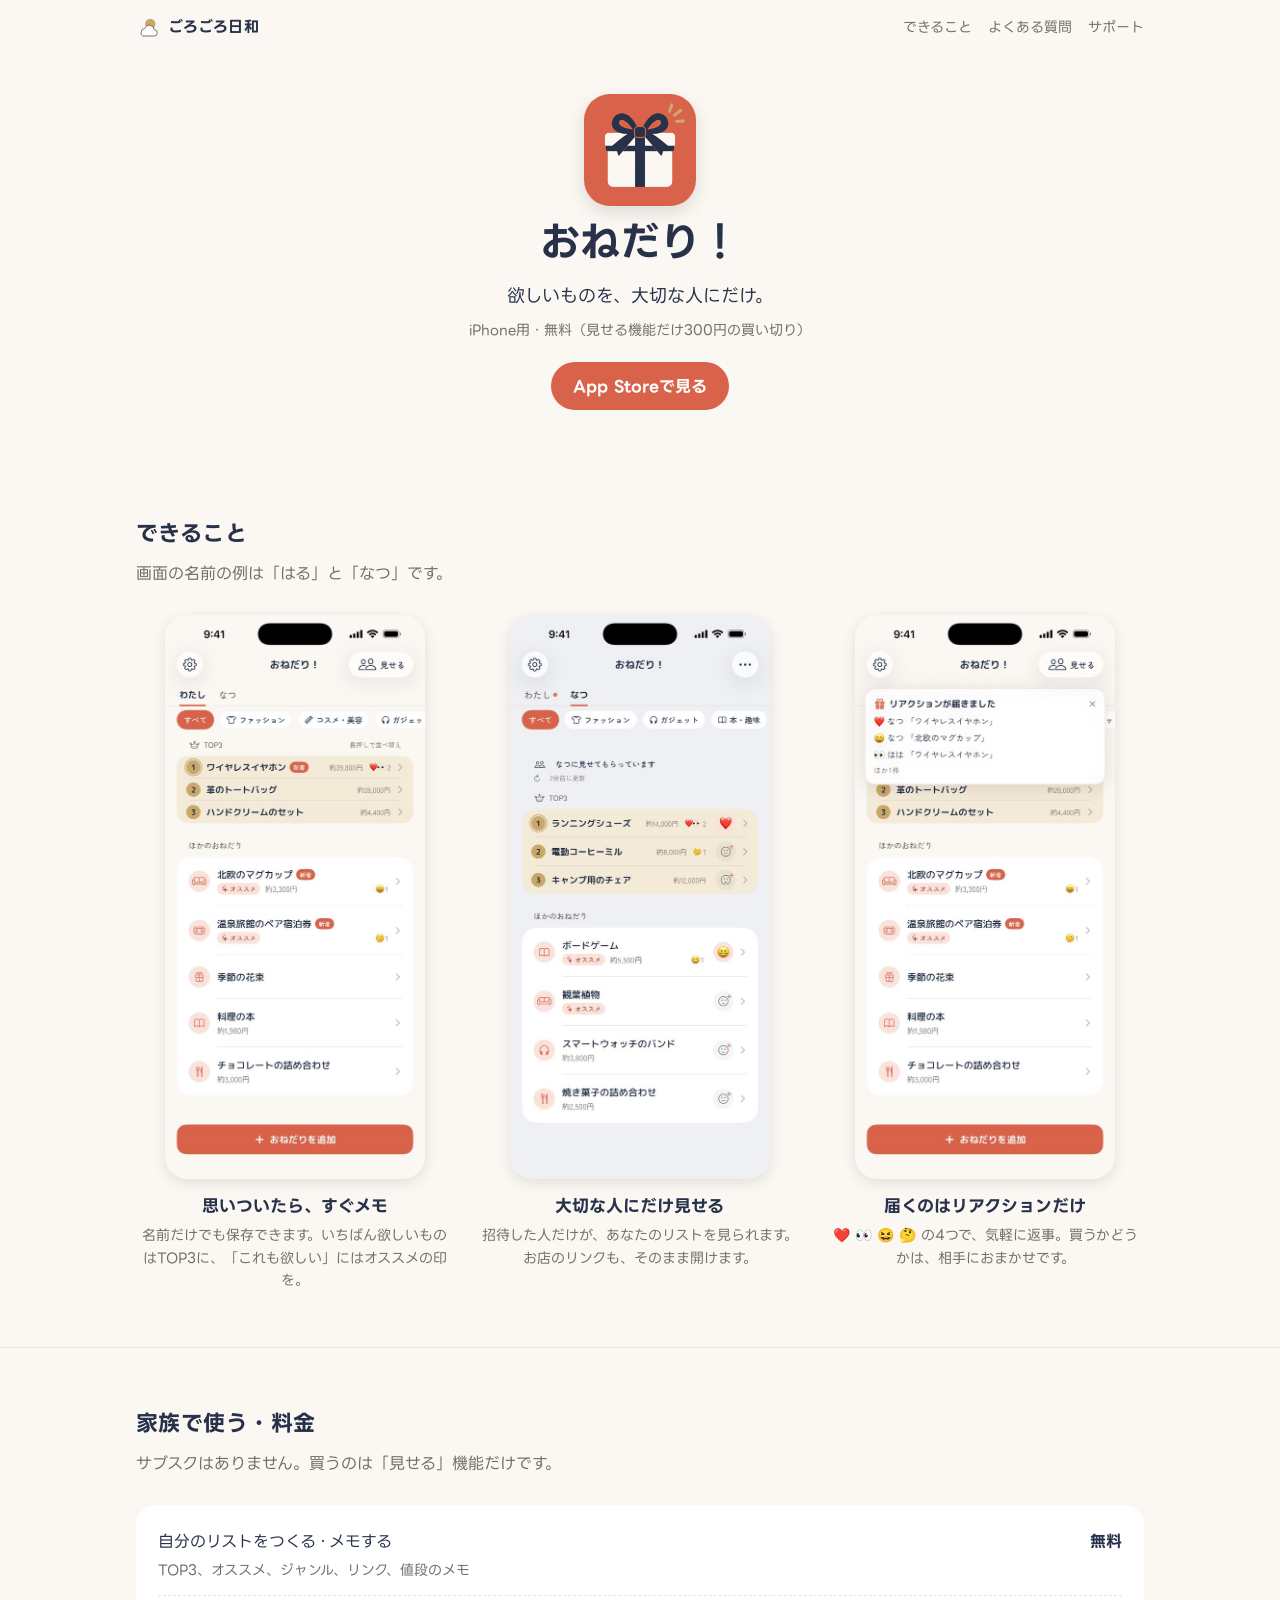
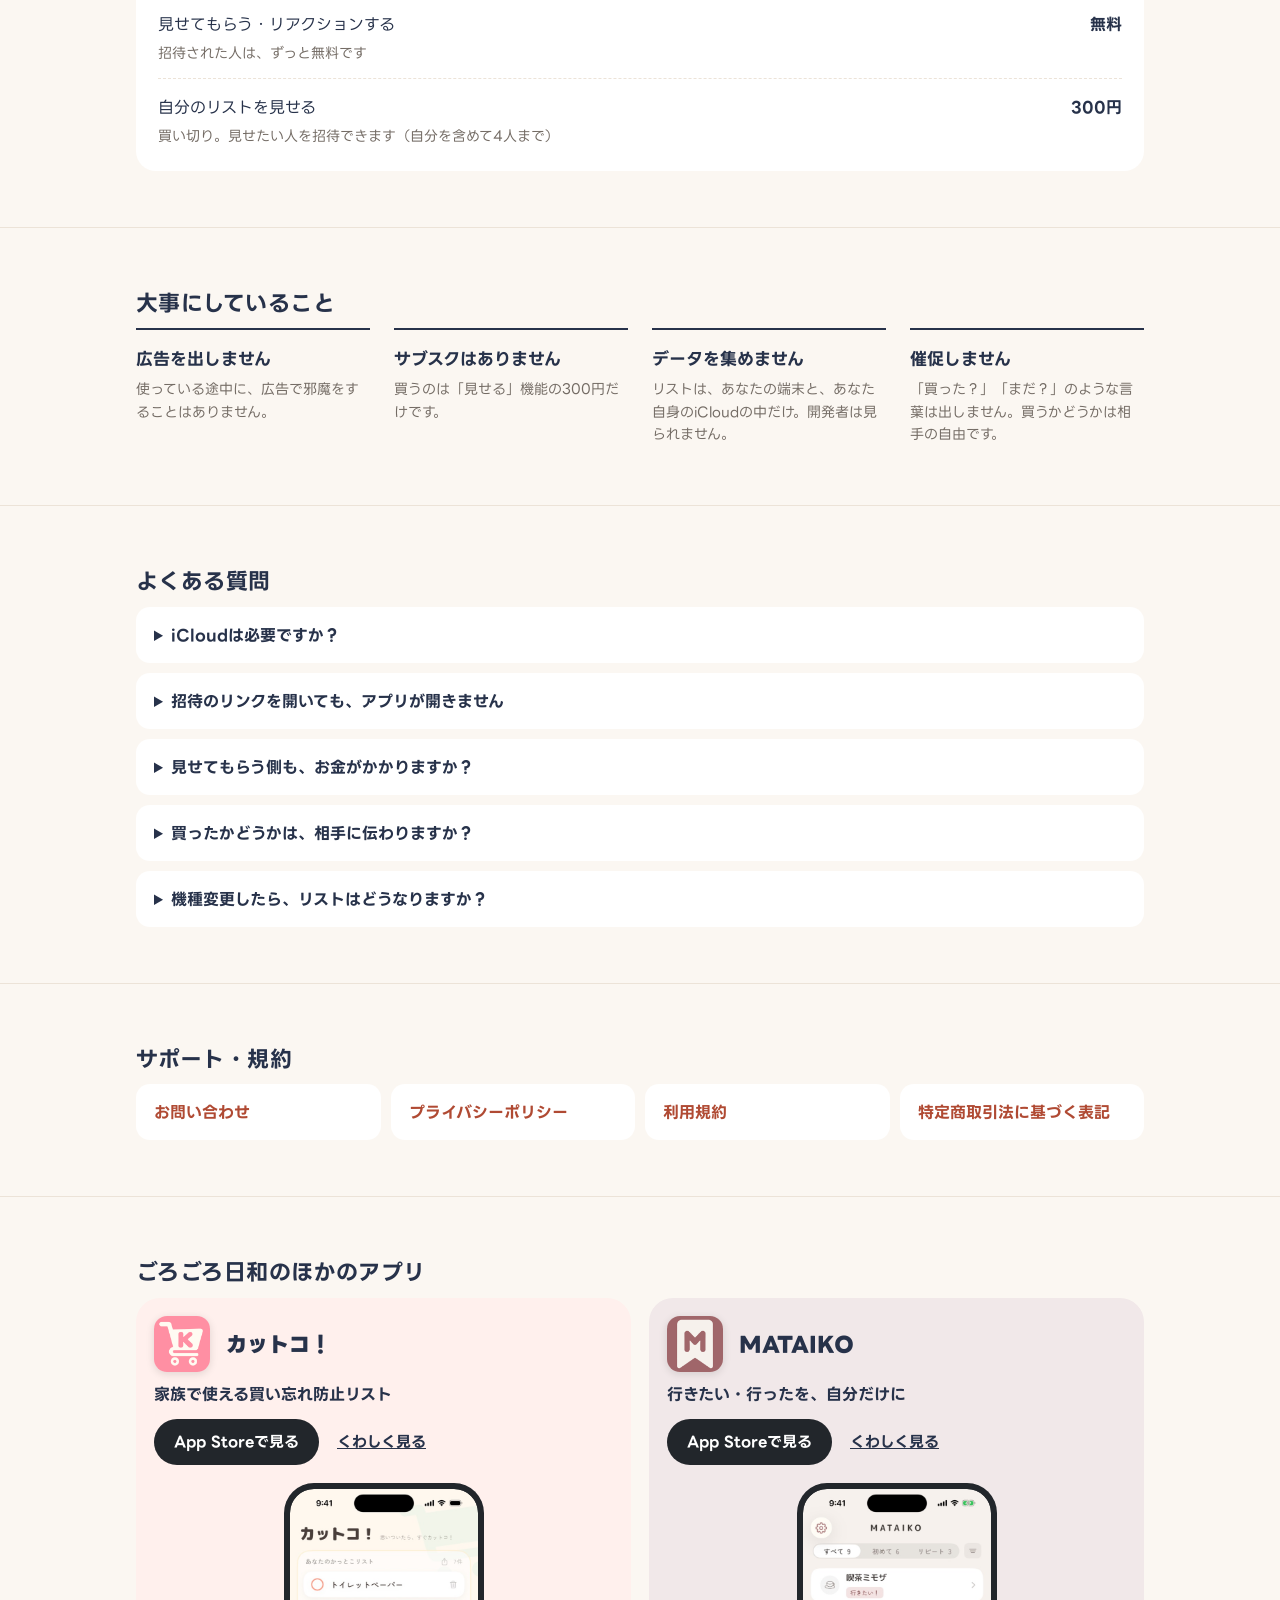
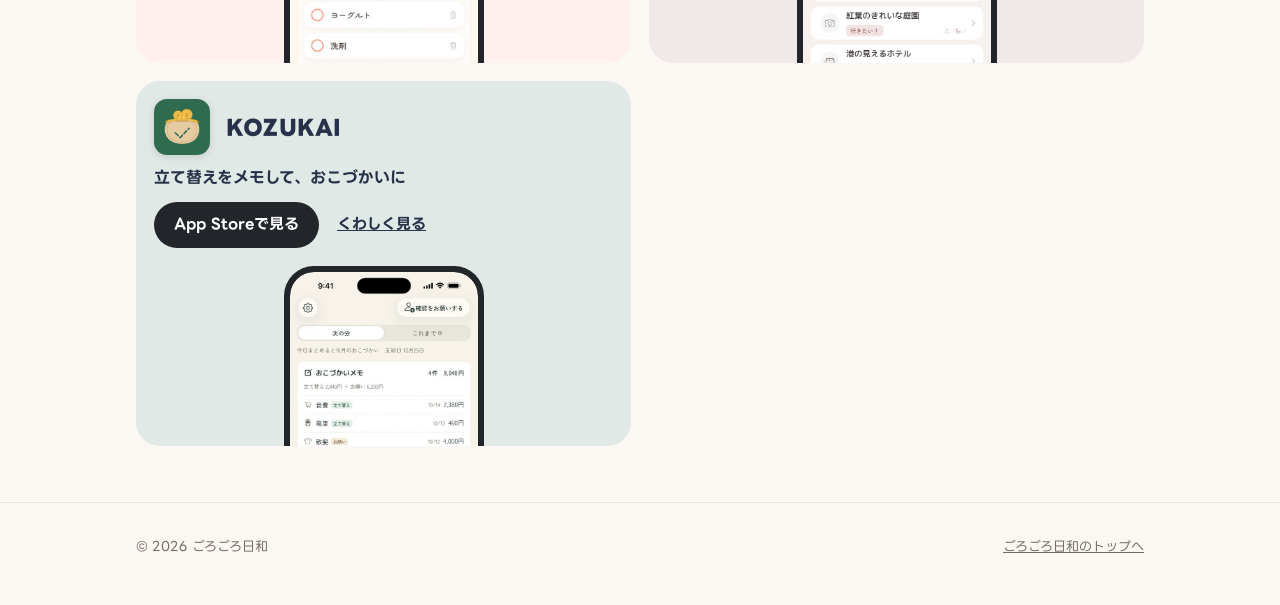
<file: onedari/index.html>
<!doctype html>
<html lang="ja">
<head>
  <meta charset="utf-8">
  <meta name="viewport" content="width=device-width, initial-scale=1, viewport-fit=cover">
  <meta name="referrer" content="no-referrer">
  <title>おねだり！ — 欲しいものを、大切な人にだけ｜ごろごろ日和</title>
  <meta name="description" content="欲しいものを書き留めて、パートナーや家族など大切な人にだけ見せられるリスト。届くのはリアクションだけ。広告なし・サブスクなし。">
  <meta property="og:type" content="website">
  <meta property="og:title" content="おねだり！ — 欲しいものを、大切な人にだけ">
  <meta property="og:description" content="言いにくいおねだりを、明るく。大切な人にだけ見せる欲しいものリスト。">
  <meta property="og:image" content="https://gorogorobiyori.github.io/onedari/icon.png">
  <meta property="og:url" content="https://gorogorobiyori.github.io/onedari/">
  <meta name="apple-itunes-app" content="app-id=6820086568">
  <link rel="icon" href="/onedari/icon.png">
  <link rel="apple-touch-icon" href="/onedari/icon.png">
  <link rel="preconnect" href="https://fonts.googleapis.com">
  <link rel="preconnect" href="https://fonts.gstatic.com" crossorigin>
  <link rel="stylesheet" href="https://fonts.googleapis.com/css2?family=LINE+Seed+JP:wght@400;700;800&display=swap">
  <link rel="stylesheet" href="/assets/site.css">
  <style>
    /*
      ===== アプリごとに変えるところ（1）配色 =====
      アプリのAsset Catalogと同じ値。おねだり！は「コーラル×ネイビー」
    */
    :root {
      --bg: #fbf7f2;            /* BackgroundMilk */
      --surface: #ffffff;       /* Surface */
      --text: #27324a;          /* TextMain */
      --sub: #736b64;           /* TextSub */
      --accent: #d9634a;        /* CoralButton（白文字は太字・大きめで使う） */
      --accent-text: #ffffff;   /* OnCoralButton */
      --accent-soft: #fbe3dc;   /* CoralSoft */
      --accent-strong: #b04a33; /* CoralText（小さい文字に使う） */
      --sun: #c9a86a;           /* Gold（装飾のみ） */
      --rule: #ece3d8;
      --quiet: #ffffff;
    }
    a { color: var(--accent-strong); }
    .btn { color: var(--accent-text); }
    @media (prefers-color-scheme: dark) {
      :root:not([data-theme="light"]) {
        --bg: #1e1b19;
        --surface: #2a2623;
        --text: #ede6de;
        --sub: #a79f97;
        --accent: #f08a70;
        --accent-text: #1e1b19;
        --accent-soft: #3a2722;
        --accent-strong: #f5a893;
        --sun: #d8bc85;
        --rule: #3a3531;
        --quiet: #2a2623;
      }
    }
  </style>
</head>
<body>

<header class="site-header">
  <div class="wrap">
    <a class="brand" href="/">
      <svg class="brand-mark" viewBox="0 0 64 64" aria-hidden="true">
        <circle cx="38" cy="24" r="14" fill="var(--sun)"/>
        <path d="M14 46a10 10 0 0 1 9.6-10 13 13 0 0 1 25.2 3.4A8 8 0 0 1 48 56H18a8 8 0 0 1-4-10z" fill="var(--surface)" stroke="var(--sub)" stroke-width="2.5" stroke-linejoin="round"/>
      </svg>
      ごろごろ日和
    </a>
    <nav class="site-nav" aria-label="サイト内">
      <a href="#features">できること</a>
      <a href="#faq">よくある質問</a>
      <a href="#support">サポート</a>
    </nav>
  </div>
</header>

<main>
  <!-- ===== アプリごとに変えるところ（2）ヒーロー ===== -->
  <section class="app-hero">
    <div class="wrap">
      <img class="icon" src="/onedari/icon.png" alt="おねだり！のアイコン" width="112" height="112">
      <h1>おねだり！</h1>
      <p class="catch">欲しいものを、大切な人にだけ。</p>
      <p class="note">iPhone用・無料（見せる機能だけ300円の買い切り）</p>
      <a class="btn" href="https://apps.apple.com/jp/app/id6820086568">App Storeで見る</a>
    </div>
  </section>

  <!-- ===== アプリごとに変えるところ（3）できること（スクリーンショット3枚） ===== -->
  <section class="section" id="features" aria-labelledby="features-title">
    <div class="wrap">
      <h2 id="features-title">できること</h2>
      <p class="lead">画面の名前の例は「はる」と「なつ」です。</p>
      <ul class="features">
        <li>
          <img src="/onedari/screens/1.jpg" alt="わたしのおねだりの画面。TOP3と、オススメの印が付いたアイテムが並んでいる" width="540" height="1171" loading="lazy">
          <h3>思いついたら、すぐメモ</h3>
          <p>名前だけでも保存できます。いちばん欲しいものはTOP3に、「これも欲しい」にはオススメの印を。</p>
        </li>
        <li>
          <img src="/onedari/screens/2.jpg" alt="なつのおねだりリストを見せてもらっている画面" width="540" height="1171" loading="lazy">
          <h3>大切な人にだけ見せる</h3>
          <p>招待した人だけが、あなたのリストを見られます。お店のリンクも、そのまま開けます。</p>
        </li>
        <li>
          <img src="/onedari/screens/3.jpg" alt="リアクションが届いたことを知らせる画面" width="540" height="1171" loading="lazy">
          <h3>届くのはリアクションだけ</h3>
          <p>❤️ 👀 😆 🤔 の4つで、気軽に返事。買うかどうかは、相手におまかせです。</p>
        </li>
      </ul>
    </div>
  </section>

  <!-- ===== アプリごとに変えるところ（4）家族で使う・料金 ===== -->
  <section class="section" aria-labelledby="price-title">
    <div class="wrap">
      <h2 id="price-title">家族で使う・料金</h2>
      <p class="lead">サブスクはありません。買うのは「見せる」機能だけです。</p>
      <div class="price">
        <div class="price-row"><div>自分のリストをつくる・メモする<br><span>TOP3、オススメ、ジャンル、リンク、値段のメモ</span></div><b>無料</b></div>
        <div class="price-row"><div>見せてもらう・リアクションする<br><span>招待された人は、ずっと無料です</span></div><b>無料</b></div>
        <div class="price-row"><div>自分のリストを見せる<br><span>買い切り。見せたい人を招待できます（自分を含めて4人まで）</span></div><b>300円</b></div>
      </div>
    </div>
  </section>

  <!-- ===== 大事にしていること（シリーズ共通。アプリに合わせて1行だけ変える） ===== -->
  <section class="section" aria-labelledby="promises-title">
    <div class="wrap">
      <h2 id="promises-title">大事にしていること</h2>
      <ul class="promises">
        <li><strong>広告を出しません</strong><span>使っている途中に、広告で邪魔をすることはありません。</span></li>
        <li><strong>サブスクはありません</strong><span>買うのは「見せる」機能の300円だけです。</span></li>
        <li><strong>データを集めません</strong><span>リストは、あなたの端末と、あなた自身のiCloudの中だけ。開発者は見られません。</span></li>
        <li><strong>催促しません</strong><span>「買った？」「まだ？」のような言葉は出しません。買うかどうかは相手の自由です。</span></li>
      </ul>
    </div>
  </section>

  <!-- ===== アプリごとに変えるところ（5）よくある質問 ===== -->
  <section class="section faq" id="faq" aria-labelledby="faq-title">
    <div class="wrap">
      <h2 id="faq-title">よくある質問</h2>
      <details>
        <summary>iCloudは必要ですか？</summary>
        <p>自分のリストは、iCloudを使っていなくてもiPhoneの中で使えます。リストを見せる・見せてもらうには、おたがいにiCloudへのサインインが必要です。</p>
      </details>
      <details>
        <summary>招待のリンクを開いても、アプリが開きません</summary>
        <p>LINEなどのアプリ内ブラウザでは、アプリが開かないことがあります。招待のページの案内に沿ってリンクをコピーし、アプリの設定にある「コピーした招待リンクを開く」から開いてください。</p>
      </details>
      <details>
        <summary>見せてもらう側も、お金がかかりますか？</summary>
        <p>かかりません。300円が必要なのは、自分のリストを見せる人だけです。</p>
      </details>
      <details>
        <summary>買ったかどうかは、相手に伝わりますか？</summary>
        <p>伝わりません。おねだり！は「買う予定」「買った」を記録しません。もらったものは、自分でリストから消してください。</p>
      </details>
      <details>
        <summary>機種変更したら、リストはどうなりますか？</summary>
        <p>同じApple Accountでサインインしていれば、見せていたリストを新しいiPhoneでも続けられます。アプリを開くと、続けて見せるかどうかを確認します。</p>
      </details>
    </div>
  </section>

  <!-- ===== アプリごとに変えるところ（6）サポート・規約のリンク ===== -->
  <section class="section" id="support" aria-labelledby="support-title">
    <div class="wrap">
      <h2 id="support-title">サポート・規約</h2>
      <ul class="link-list">
        <li><a href="/support/">お問い合わせ</a></li>
        <li><a href="https://ryoswalker.github.io/onedari-legal/privacy.html">プライバシーポリシー</a></li>
        <li><a href="https://ryoswalker.github.io/onedari-legal/terms.html">利用規約</a></li>
        <li><a href="https://ryoswalker.github.io/onedari-legal/tokushoho.html">特定商取引法に基づく表記</a></li>
      </ul>
    </div>
  </section>

  <!-- ===== ほかのアプリ（apps.json から。自分は data-exclude で除く） ===== -->
  <section class="section" aria-labelledby="more-title">
    <div class="wrap">
      <h2 id="more-title">ごろごろ日和のほかのアプリ</h2>
      <ul class="app-grid" data-apps data-exclude="onedari">
        <li class="app-card"><div><h3><a href="/">アプリの一覧を見る</a></h3></div></li>
      </ul>
    </div>
  </section>
</main>

<footer class="site-footer">
  <div class="wrap">
    <span>© 2026 ごろごろ日和</span>
    <span><a href="/">ごろごろ日和のトップへ</a></span>
  </div>
</footer>

<script src="/assets/site.js" defer></script>
</body>
</html>
</file>
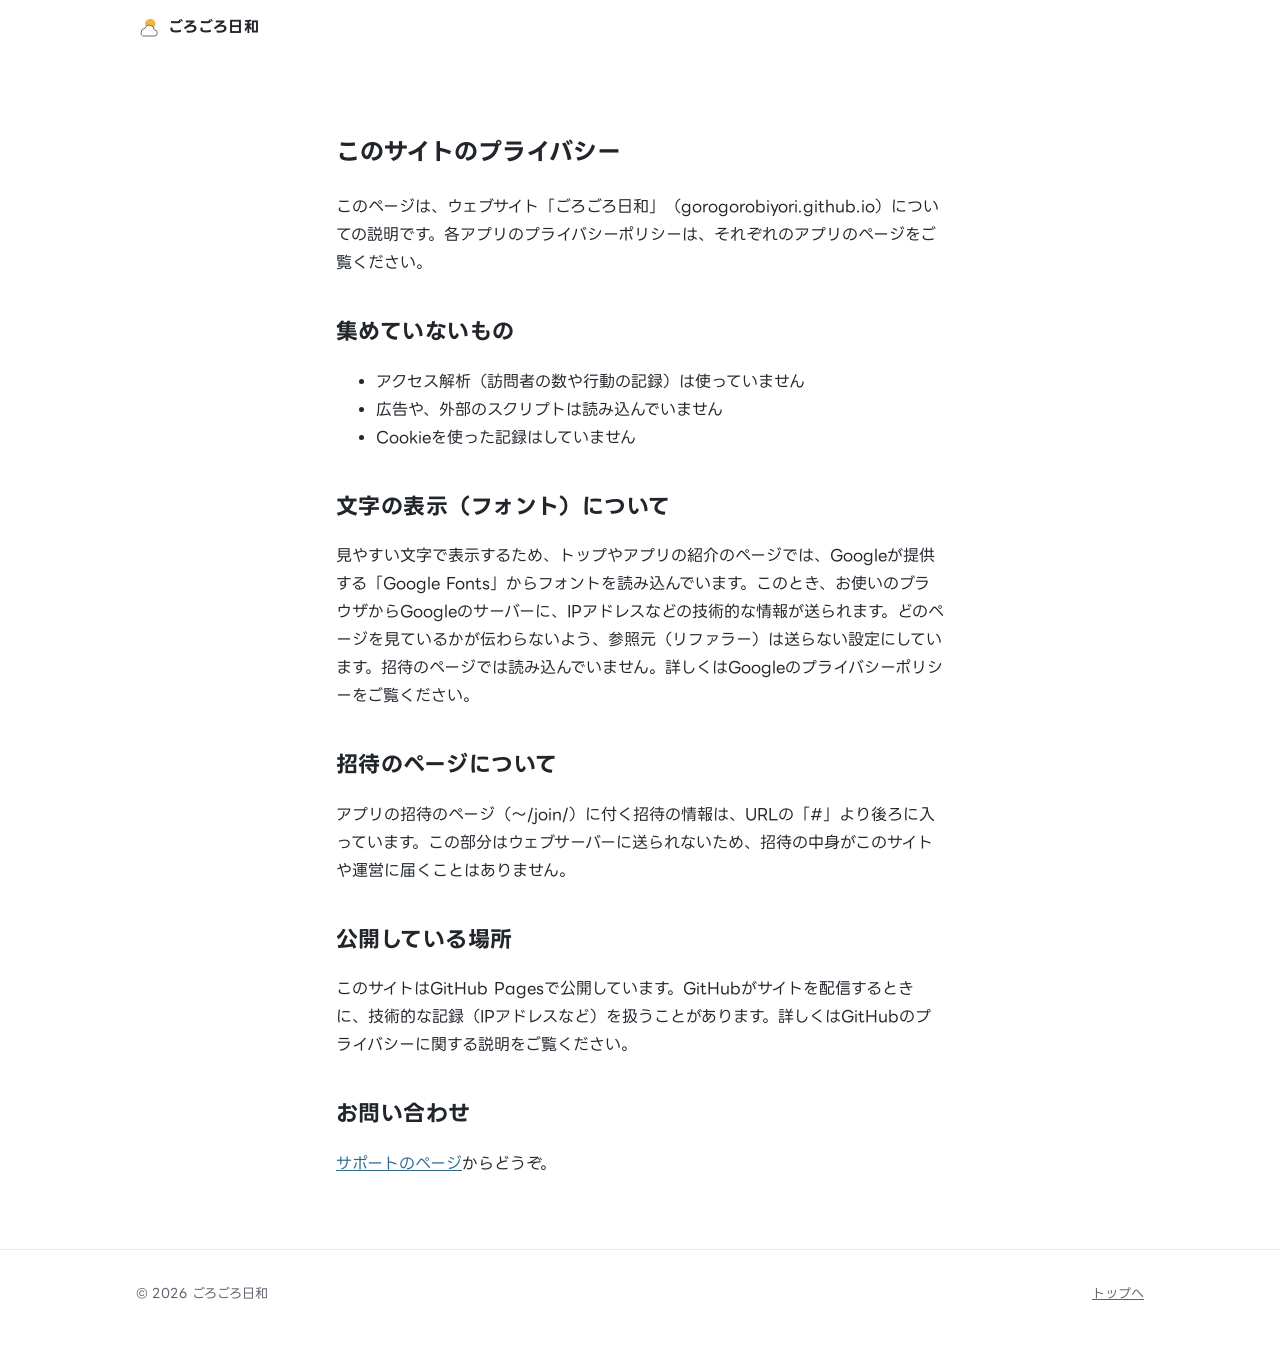
<file: privacy/index.html>
<!doctype html>
<html lang="ja">
<head>
  <meta charset="utf-8">
  <meta name="viewport" content="width=device-width, initial-scale=1, viewport-fit=cover">
  <meta name="referrer" content="no-referrer">
  <title>このサイトのプライバシー｜ごろごろ日和</title>
  <link rel="preconnect" href="https://fonts.googleapis.com">
  <link rel="preconnect" href="https://fonts.gstatic.com" crossorigin>
  <link rel="stylesheet" href="https://fonts.googleapis.com/css2?family=LINE+Seed+JP:wght@400;700;800&display=swap">
  <link rel="stylesheet" href="/assets/site.css">
</head>
<body>

<header class="site-header">
  <div class="wrap">
    <a class="brand" href="/">
      <svg class="brand-mark" viewBox="0 0 64 64" aria-hidden="true">
        <circle cx="38" cy="24" r="14" fill="var(--sun)"/>
        <path d="M14 46a10 10 0 0 1 9.6-10 13 13 0 0 1 25.2 3.4A8 8 0 0 1 48 56H18a8 8 0 0 1-4-10z" fill="var(--surface)" stroke="var(--sub)" stroke-width="2.5" stroke-linejoin="round"/>
      </svg>
      ごろごろ日和
    </a>
  </div>
</header>

<main>
  <section class="section">
    <div class="wrap prose">
      <h1>このサイトのプライバシー</h1>
      <p>このページは、ウェブサイト「ごろごろ日和」（gorogorobiyori.github.io）についての説明です。各アプリのプライバシーポリシーは、それぞれのアプリのページをご覧ください。</p>

      <h2>集めていないもの</h2>
      <ul>
        <li>アクセス解析（訪問者の数や行動の記録）は使っていません</li>
        <li>広告や、外部のスクリプトは読み込んでいません</li>
        <li>Cookieを使った記録はしていません</li>
      </ul>

      <h2>文字の表示（フォント）について</h2>
      <p>見やすい文字で表示するため、トップやアプリの紹介のページでは、Googleが提供する「Google Fonts」からフォントを読み込んでいます。このとき、お使いのブラウザからGoogleのサーバーに、IPアドレスなどの技術的な情報が送られます。どのページを見ているかが伝わらないよう、参照元（リファラー）は送らない設定にしています。招待のページでは読み込んでいません。詳しくはGoogleのプライバシーポリシーをご覧ください。</p>

      <h2>招待のページについて</h2>
      <p>アプリの招待のページ（〜/join/）に付く招待の情報は、URLの「#」より後ろに入っています。この部分はウェブサーバーに送られないため、招待の中身がこのサイトや運営に届くことはありません。</p>

      <h2>公開している場所</h2>
      <p>このサイトはGitHub Pagesで公開しています。GitHubがサイトを配信するときに、技術的な記録（IPアドレスなど）を扱うことがあります。詳しくはGitHubのプライバシーに関する説明をご覧ください。</p>

      <h2>お問い合わせ</h2>
      <p><a href="/support/">サポートのページ</a>からどうぞ。</p>
    </div>
  </section>
</main>

<footer class="site-footer">
  <div class="wrap">
    <span>© 2026 ごろごろ日和</span>
    <span><a href="/">トップへ</a></span>
  </div>
</footer>
</body>
</html>
</file>
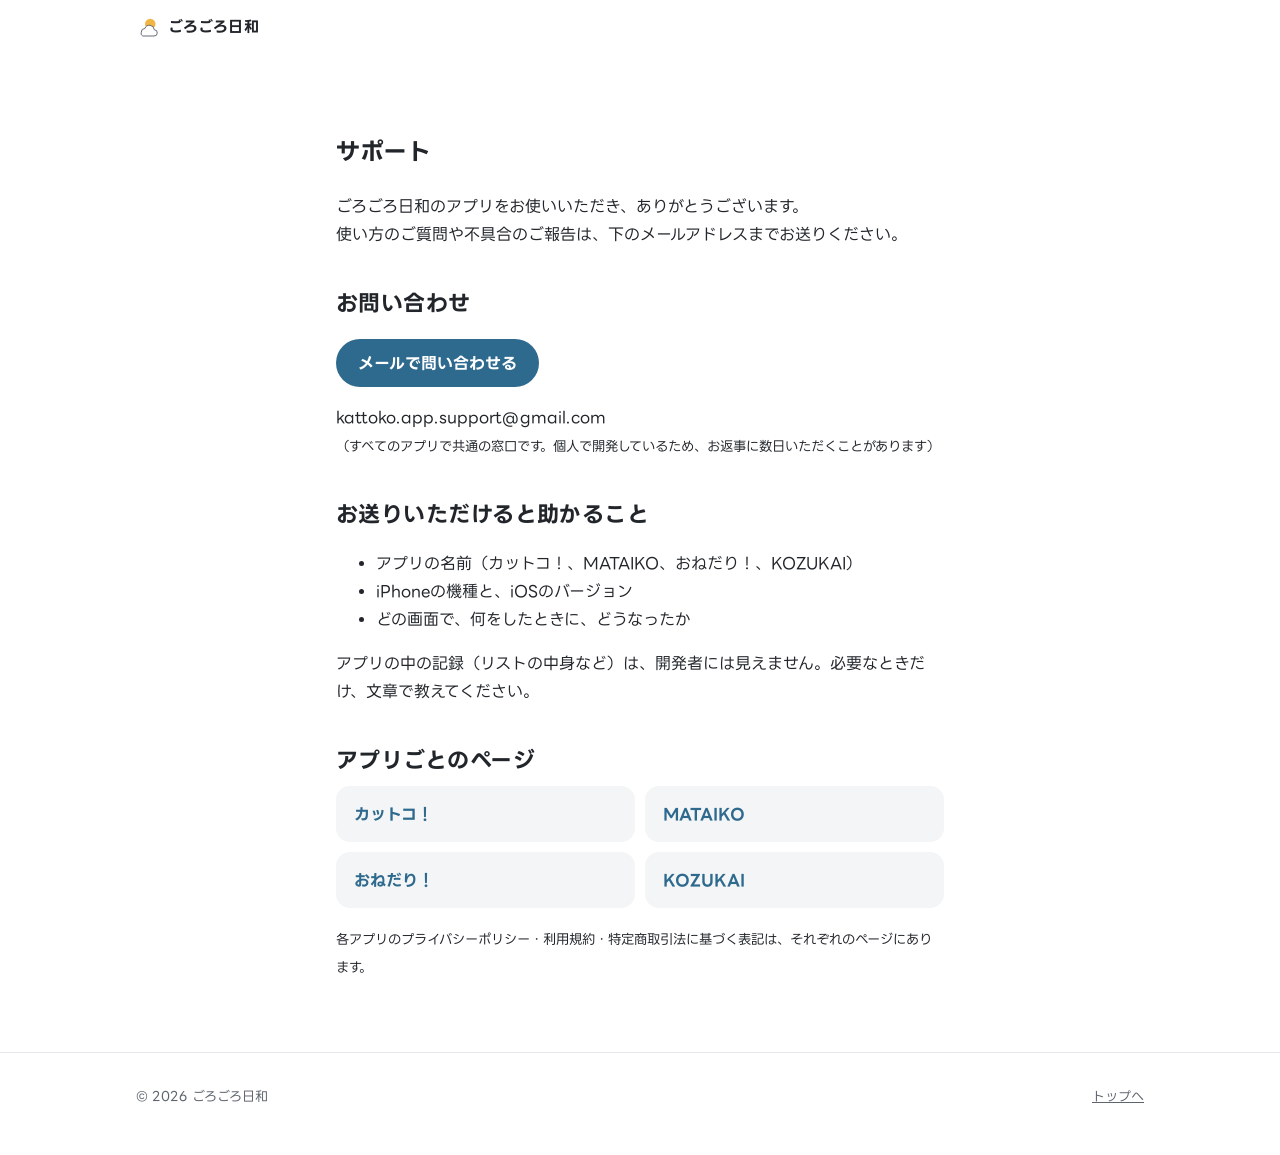
<file: support/index.html>
<!doctype html>
<html lang="ja">
<head>
  <meta charset="utf-8">
  <meta name="viewport" content="width=device-width, initial-scale=1, viewport-fit=cover">
  <meta name="referrer" content="no-referrer">
  <title>サポート｜ごろごろ日和</title>
  <meta name="description" content="ごろごろ日和のアプリについてのお問い合わせ・サポート。">
  <link rel="preconnect" href="https://fonts.googleapis.com">
  <link rel="preconnect" href="https://fonts.gstatic.com" crossorigin>
  <link rel="stylesheet" href="https://fonts.googleapis.com/css2?family=LINE+Seed+JP:wght@400;700;800&display=swap">
  <link rel="stylesheet" href="/assets/site.css">
</head>
<body>

<header class="site-header">
  <div class="wrap">
    <a class="brand" href="/">
      <svg class="brand-mark" viewBox="0 0 64 64" aria-hidden="true">
        <circle cx="38" cy="24" r="14" fill="var(--sun)"/>
        <path d="M14 46a10 10 0 0 1 9.6-10 13 13 0 0 1 25.2 3.4A8 8 0 0 1 48 56H18a8 8 0 0 1-4-10z" fill="var(--surface)" stroke="var(--sub)" stroke-width="2.5" stroke-linejoin="round"/>
      </svg>
      ごろごろ日和
    </a>
  </div>
</header>

<main>
  <section class="section">
    <div class="wrap prose">
      <h1>サポート</h1>
      <p>ごろごろ日和のアプリをお使いいただき、ありがとうございます。<br>使い方のご質問や不具合のご報告は、下のメールアドレスまでお送りください。</p>

      <h2>お問い合わせ</h2>
      <p><a class="btn" href="mailto:kattoko.app.support@gmail.com">メールで問い合わせる</a></p>
      <p>kattoko.app.support@gmail.com<br>
      <small>（すべてのアプリで共通の窓口です。個人で開発しているため、お返事に数日いただくことがあります）</small></p>

      <h2>お送りいただけると助かること</h2>
      <ul>
        <li>アプリの名前（カットコ！、MATAIKO、おねだり！、KOZUKAI）</li>
        <li>iPhoneの機種と、iOSのバージョン</li>
        <li>どの画面で、何をしたときに、どうなったか</li>
      </ul>
      <p>アプリの中の記録（リストの中身など）は、開発者には見えません。必要なときだけ、文章で教えてください。</p>

      <h2>アプリごとのページ</h2>
      <ul class="link-list">
        <li><a href="/kattoko/">カットコ！</a></li>
        <li><a href="/mataiko/">MATAIKO</a></li>
        <li><a href="/onedari/">おねだり！</a></li>
        <li><a href="/kozukai/">KOZUKAI</a></li>
      </ul>
      <p><small>各アプリのプライバシーポリシー・利用規約・特定商取引法に基づく表記は、それぞれのページにあります。</small></p>
    </div>
  </section>
</main>

<footer class="site-footer">
  <div class="wrap">
    <span>© 2026 ごろごろ日和</span>
    <span><a href="/">トップへ</a></span>
  </div>
</footer>
</body>
</html>
</file>
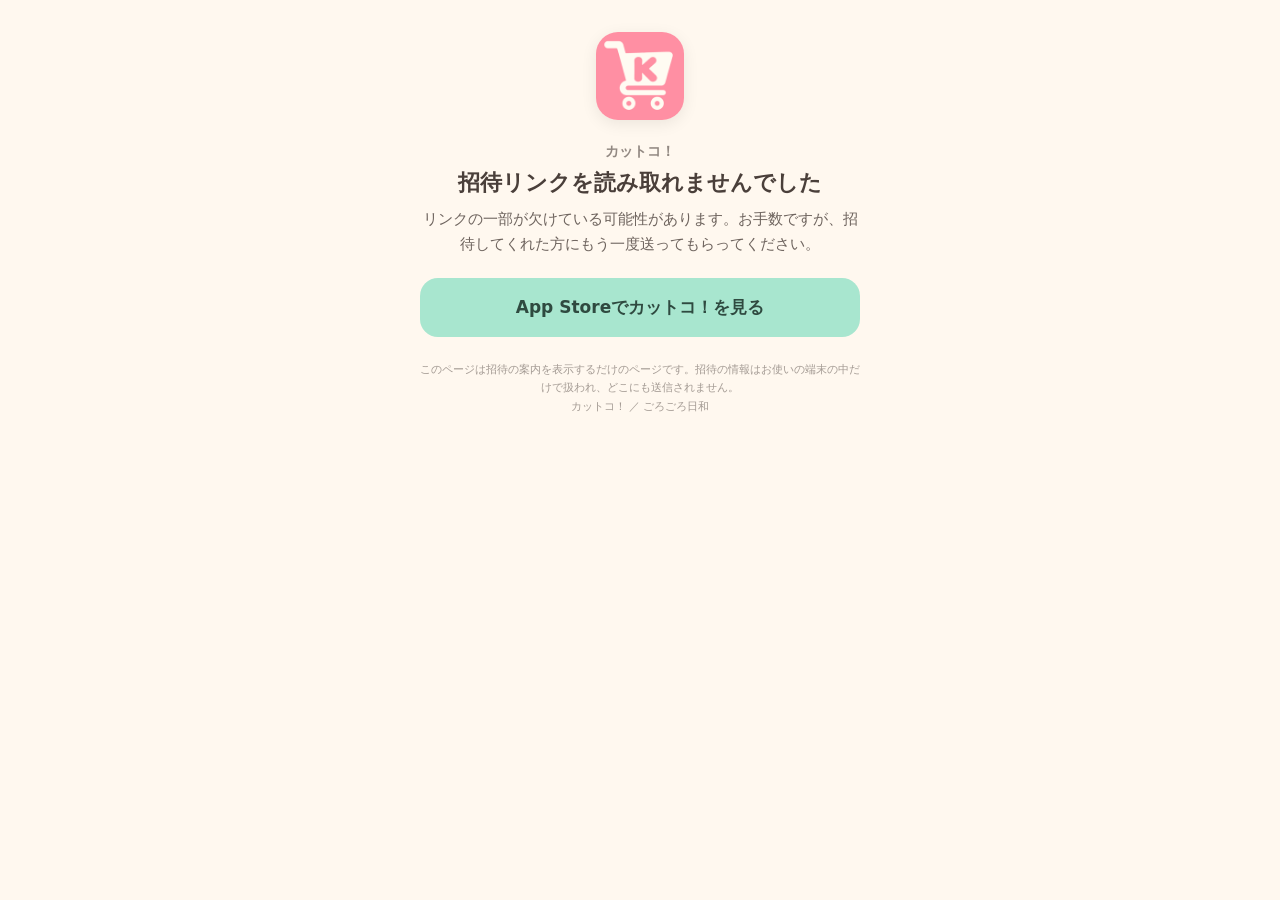
<file: kattoko/join/index.html>
<!doctype html>
<html lang="ja">
<head>
  <meta charset="utf-8">
  <meta name="viewport" content="width=device-width, initial-scale=1, viewport-fit=cover">
  <meta name="robots" content="noindex, nofollow">
  <meta name="referrer" content="no-referrer">
  <title>カットコ！への招待</title>
  <!-- LINEなどでリンクを送った時のプレビュー表示 -->
  <meta property="og:type" content="website">
  <meta property="og:title" content="カットコ！の買い物リストへの招待">
  <meta property="og:description" content="買い物リストを一緒に使いましょう。ボタンひとつで参加できます。">
  <meta property="og:image" content="https://gorogorobiyori.github.io/kattoko/icon.png">
  <link rel="icon" href="../icon.png">
  <link rel="apple-touch-icon" href="../icon.png">
  <link rel="stylesheet" href="../../assets/invite.css">
  <style>
    /* カットコの配色(アプリのAsset Catalogと同じ値) */
    :root {
      --bg: #fff8ef;
      --surface: #ffffff;
      --text: #4a3f3a;
      --accent: #ff9b85;
      --accent-text: #ffffff;
      --secondary: #a8e6cf;
      --secondary-text: #2f4a40;
    }
    @media (prefers-color-scheme: dark) {
      :root {
        --bg: #211d1b;
        --surface: #302a27;
        --text: #f0e7e0;
        --accent: #f58c77;
        --accent-text: #ffffff;
        --secondary: #5fc7a3;
        --secondary-text: #16261f;
      }
    }
  </style>
</head>
<body>
  <main class="card" id="invite" hidden>
    <img class="icon" src="../icon.png" alt="" width="88" height="88">
    <p class="eyebrow">カットコ！</p>
    <h1>買い物リストへの招待です</h1>
    <p class="lead">家族から、カットコ！の買い物リストに招待されています。下のボタンから参加できます。</p>

    <section class="step">
      <h2>カットコ！をお持ちの方</h2>
      <a class="button primary" data-action="open" href="#">カットコ！で参加する</a>
      <p class="hint" id="not-opened" hidden>アプリが開かないときは、App Storeでカットコ！を最新版にアップデートしてから、もう一度押してください。</p>
    </section>

    <section class="step">
      <h2>まだお持ちでない方</h2>
      <a class="button secondary" data-action="install" href="https://apps.apple.com/jp/app/id6815024317">インストールする（無料）</a>
      <p class="hint">招待リンクをコピーしてから、App Storeを開きます。インストールしたカットコ！を開くと「招待を受け取りましたか？」と表示されるので、［ペースト］を押すと参加できます。</p>
    </section>

    <p class="status" id="status" role="status" aria-live="polite"></p>

    <details class="fallback" id="fallback">
      <summary>うまくいかないとき</summary>
      <ol>
        <li>LINEなどのアプリの中で開いている場合は、画面のメニューから「ブラウザで開く」を選んで、もう一度お試しください。</li>
        <li>または、下の招待リンクをコピーしてから、カットコ！の「設定」→「かっとこリストを共有」→「コピーした招待リンクで参加」を押してください。</li>
      </ol>
      <div class="copybox">
        <code id="share-url"></code>
        <button type="button" class="button small" data-action="copy">コピー</button>
      </div>
    </details>
  </main>

  <main class="card" id="invalid" hidden>
    <img class="icon" src="../icon.png" alt="" width="88" height="88">
    <p class="eyebrow">カットコ！</p>
    <h1>招待リンクを読み取れませんでした</h1>
    <p class="lead">リンクの一部が欠けている可能性があります。お手数ですが、招待してくれた方にもう一度送ってもらってください。</p>
    <a class="button secondary" href="https://apps.apple.com/jp/app/id6815024317">App Storeでカットコ！を見る</a>
  </main>

  <noscript>
    <p class="lead">このページを表示するには、JavaScriptを有効にしてください。</p>
  </noscript>

  <footer>
    このページは招待の案内を表示するだけのページです。招待の情報はお使いの端末の中だけで扱われ、どこにも送信されません。<br>
    カットコ！ ／ ごろごろ日和
  </footer>

  <script>
    // アプリごとの設定(アプリのInfo.plistのURLスキーム・App StoreのURLと揃える)
    window.INVITE_CONFIG = {
      scheme: "kattoko",
      appStoreURL: "https://apps.apple.com/jp/app/id6815024317"
    };
  </script>
  <script src="../../assets/invite.js"></script>
</body>
</html>
</file>
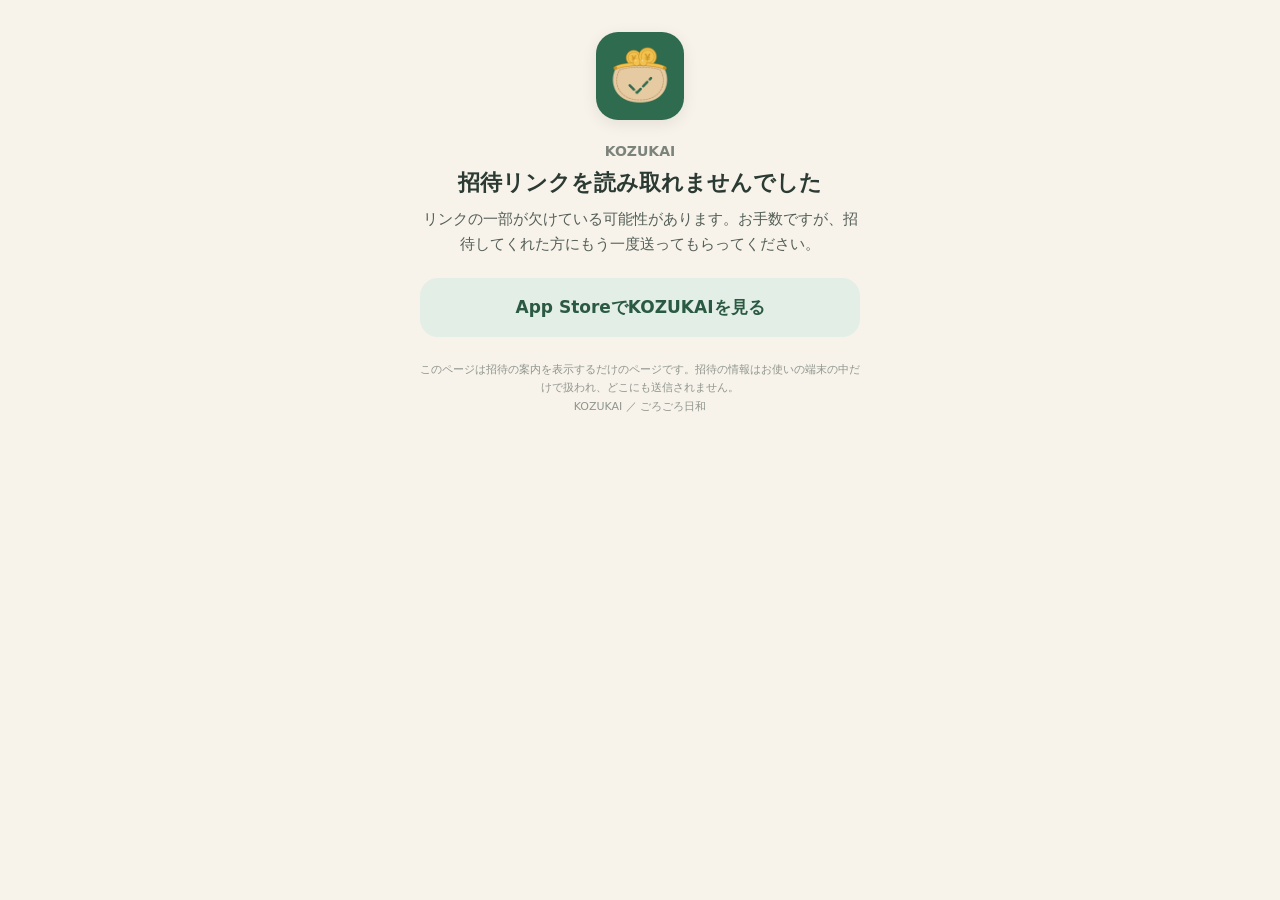
<file: kozukai/join/index.html>
<!doctype html>
<html lang="ja">
<head>
  <meta charset="utf-8">
  <meta name="viewport" content="width=device-width, initial-scale=1, viewport-fit=cover">
  <meta name="robots" content="noindex, nofollow">
  <meta name="referrer" content="no-referrer">
  <title>KOZUKAIへの招待</title>
  <!-- LINEなどでリンクを送った時のプレビュー表示 -->
  <meta property="og:type" content="website">
  <meta property="og:title" content="KOZUKAI おこづかいの確認のお願い">
  <meta property="og:description" content="おこづかいの「確認する人」への招待です。ボタンひとつで参加できます（KOZUKAIは無料で使えます）。">
  <meta property="og:image" content="https://gorogorobiyori.github.io/kozukai/icon.png">
  <link rel="icon" href="../icon.png">
  <link rel="apple-touch-icon" href="../icon.png">
  <link rel="stylesheet" href="../../assets/invite.css">
  <style>
    /* KOZUKAIの配色(アプリのAsset Catalogと同じ値。クラフト×ディープグリーン) */
    :root {
      --bg: #f7f3ea;
      --surface: #ffffff;
      --text: #2b3a33;
      --accent: #2f6b4f;
      --accent-text: #ffffff;
      --secondary: #e3eee7;
      --secondary-text: #2b5a43;
    }
    @media (prefers-color-scheme: dark) {
      :root {
        --bg: #1c201e;
        --surface: #262b28;
        --text: #ece7dd;
        --accent: #7fc3a0;
        --accent-text: #1c201e;
        --secondary: #2e3d35;
        --secondary-text: #9ed6b8;
      }
    }
  </style>
</head>
<body>
  <main class="card" id="invite" hidden>
    <img class="icon" src="../icon.png" alt="" width="88" height="88">
    <p class="eyebrow">KOZUKAI</p>
    <h1>おこづかいの確認のお願いです</h1>
    <p class="lead">家族から、KOZUKAIでおこづかいの「確認する人」に招待されています。下のボタンから参加できます（KOZUKAIは無料で使えます）。</p>

    <section class="step">
      <h2>KOZUKAIをお持ちの方</h2>
      <a class="button primary" data-action="open" href="#">KOZUKAIで参加する</a>
      <p class="hint" id="not-opened" hidden>アプリが開かないときは、App StoreでKOZUKAIを最新版にアップデートしてから、もう一度押してください。</p>
    </section>

    <section class="step">
      <h2>まだお持ちでない方</h2>
      <a class="button secondary" data-action="install" href="https://apps.apple.com/jp/app/id6823162192">インストールする（無料）</a>
      <p class="hint">招待リンクをコピーしてから、App Storeを開きます。インストールしたKOZUKAIを開くと「招待を受け取りましたか？」と表示されるので、［ペースト］を押すと参加できます。</p>
    </section>

    <p class="status" id="status" role="status" aria-live="polite"></p>

    <details class="fallback" id="fallback">
      <summary>うまくいかないとき</summary>
      <ol>
        <li>LINEなどのアプリの中で開いている場合は、画面のメニューから「ブラウザで開く」を選んで、もう一度お試しください。</li>
        <li>または、下の招待リンクをコピーしてから、KOZUKAIの「設定」→「コピーした招待リンクを開く」を押してください。</li>
      </ol>
      <div class="copybox">
        <code id="share-url"></code>
        <button type="button" class="button small" data-action="copy">コピー</button>
      </div>
    </details>
  </main>

  <main class="card" id="invalid" hidden>
    <img class="icon" src="../icon.png" alt="" width="88" height="88">
    <p class="eyebrow">KOZUKAI</p>
    <h1>招待リンクを読み取れませんでした</h1>
    <p class="lead">リンクの一部が欠けている可能性があります。お手数ですが、招待してくれた方にもう一度送ってもらってください。</p>
    <a class="button secondary" href="https://apps.apple.com/jp/app/id6823162192">App StoreでKOZUKAIを見る</a>
  </main>

  <noscript>
    <p class="lead">このページを表示するには、JavaScriptを有効にしてください。</p>
  </noscript>

  <footer>
    このページは招待の案内を表示するだけのページです。招待の情報はお使いの端末の中だけで扱われ、どこにも送信されません。<br>
    KOZUKAI ／ ごろごろ日和
  </footer>

  <script>
    // アプリごとの設定(アプリのInfo.plistのURLスキーム・App StoreのURLと揃える)
    window.INVITE_CONFIG = {
      scheme: "kozukai",
      appStoreURL: "https://apps.apple.com/jp/app/id6823162192"
    };
  </script>
  <script src="../../assets/invite.js"></script>
</body>
</html>
</file>
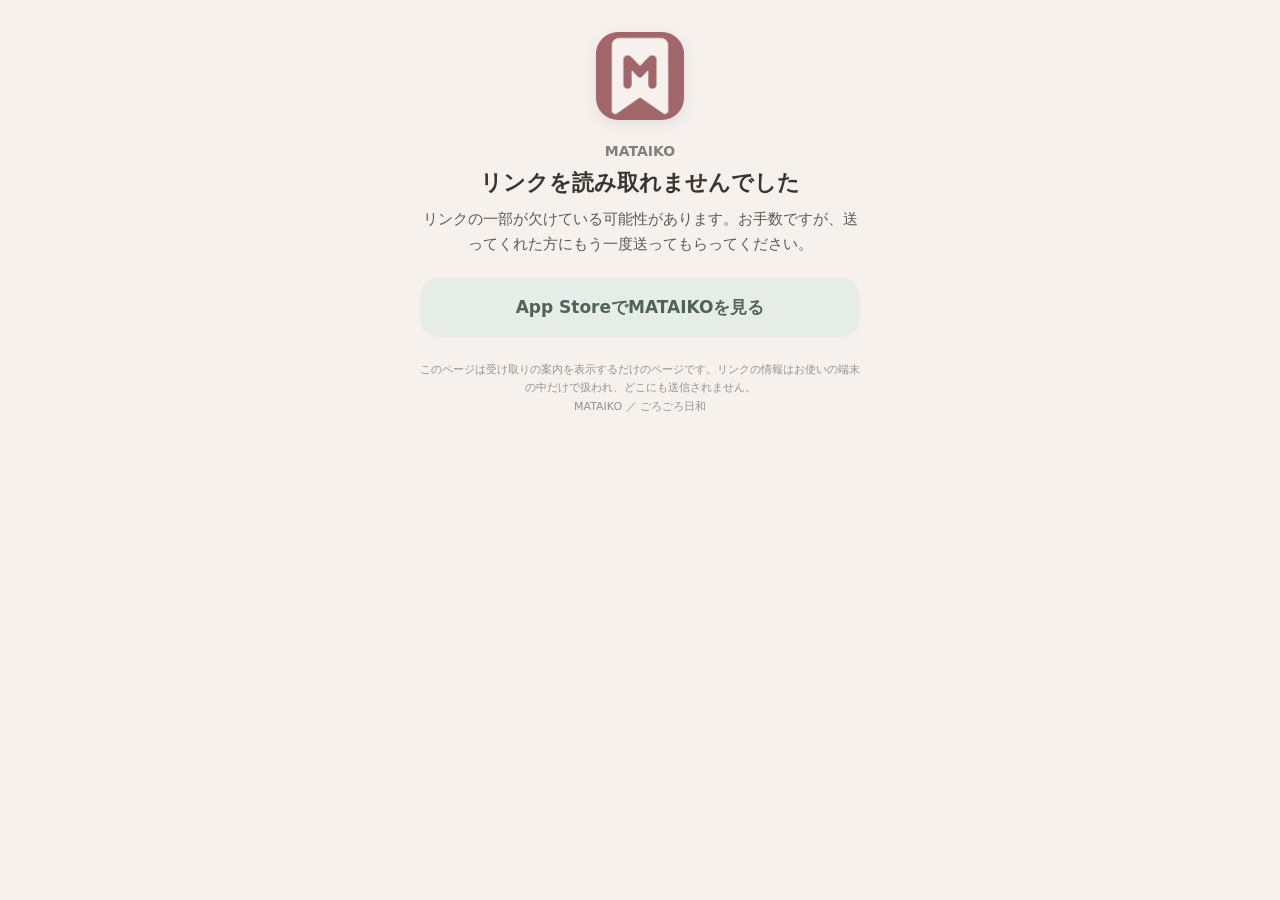
<file: mataiko/join/index.html>
<!doctype html>
<html lang="ja">
<head>
  <meta charset="utf-8">
  <meta name="viewport" content="width=device-width, initial-scale=1, viewport-fit=cover">
  <meta name="robots" content="noindex, nofollow">
  <meta name="referrer" content="no-referrer">
  <title>MATAIKOからのお届け</title>
  <!-- LINEなどでリンクを送った時のプレビュー表示 -->
  <meta property="og:type" content="website">
  <meta property="og:title" content="MATAIKOからのお届け">
  <meta property="og:description" content="おすそわけ、またはリストを見せる招待が届いています。ボタンひとつで受け取れます。">
  <meta property="og:image" content="https://gorogorobiyori.github.io/mataiko/icon.png">
  <link rel="icon" href="../icon.png">
  <link rel="apple-touch-icon" href="../icon.png">
  <link rel="stylesheet" href="../../assets/invite.css">
  <style>
    /* MATAIKOの配色(アプリのAsset Catalogと同じ値) */
    :root {
      --bg: #f6f1ec;
      --surface: #ffffff;
      --text: #3a3432;
      --accent: #a0666a;
      --accent-text: #ffffff;
      --secondary: #e6ece7;
      --secondary-text: #4f6455;
    }
    @media (prefers-color-scheme: dark) {
      :root {
        --bg: #1f1b1a;
        --surface: #2b2625;
        --text: #ede6e3;
        --accent: #d9a0a4;
        --accent-text: #2b2625;
        --secondary: #34403a;
        --secondary-text: #c9d8cd;
      }
    }
  </style>
</head>
<body>
  <main class="card" id="invite" hidden>
    <img class="icon" src="../icon.png" alt="" width="88" height="88">
    <p class="eyebrow">MATAIKO</p>
    <h1>MATAIKOからのお届けです</h1>
    <p class="lead">行きたい場所の「おすそわけ」、または「リストを見せる」招待が届いています。下のボタンから受け取れます。</p>

    <section class="step">
      <h2>MATAIKOをお持ちの方</h2>
      <a class="button primary" data-action="open" href="#">MATAIKOで受け取る</a>
      <p class="hint" id="not-opened" hidden>アプリが開かないときは、App StoreでMATAIKOを最新版にアップデートしてから、もう一度押してください。</p>
    </section>

    <section class="step">
      <h2>まだお持ちでない方</h2>
      <a class="button secondary" data-action="install" href="https://apps.apple.com/jp/app/id6818145213">インストールする（無料）</a>
      <p class="hint">リンクをコピーしてから、App Storeを開きます。インストールしたMATAIKOを開くと「受け取ったリンクはありますか？」と表示されるので、［ペースト］を押すと受け取れます。</p>
    </section>

    <p class="status" id="status" role="status" aria-live="polite"></p>

    <details class="fallback" id="fallback">
      <summary>うまくいかないとき</summary>
      <ol>
        <li>LINEなどのアプリの中で開いている場合は、画面のメニューから「ブラウザで開く」を選んで、もう一度お試しください。</li>
        <li>または、下のリンクをコピーしてから、MATAIKOの「設定」→「コピーしたリンクを開く」を押してください。</li>
      </ol>
      <div class="copybox">
        <code id="share-url"></code>
        <button type="button" class="button small" data-action="copy">コピー</button>
      </div>
    </details>
  </main>

  <main class="card" id="invalid" hidden>
    <img class="icon" src="../icon.png" alt="" width="88" height="88">
    <p class="eyebrow">MATAIKO</p>
    <h1>リンクを読み取れませんでした</h1>
    <p class="lead">リンクの一部が欠けている可能性があります。お手数ですが、送ってくれた方にもう一度送ってもらってください。</p>
    <a class="button secondary" href="https://apps.apple.com/jp/app/id6818145213">App StoreでMATAIKOを見る</a>
  </main>

  <noscript>
    <p class="lead">このページを表示するには、JavaScriptを有効にしてください。</p>
  </noscript>

  <footer>
    このページは受け取りの案内を表示するだけのページです。リンクの情報はお使いの端末の中だけで扱われ、どこにも送信されません。<br>
    MATAIKO ／ ごろごろ日和
  </footer>

  <script>
    // アプリごとの設定(アプリのInfo.plistのURLスキーム・App StoreのURLと揃える)
    window.INVITE_CONFIG = {
      scheme: "mataiko",
      appStoreURL: "https://apps.apple.com/jp/app/id6818145213"
    };
  </script>
  <script src="../../assets/invite.js"></script>
</body>
</html>
</file>
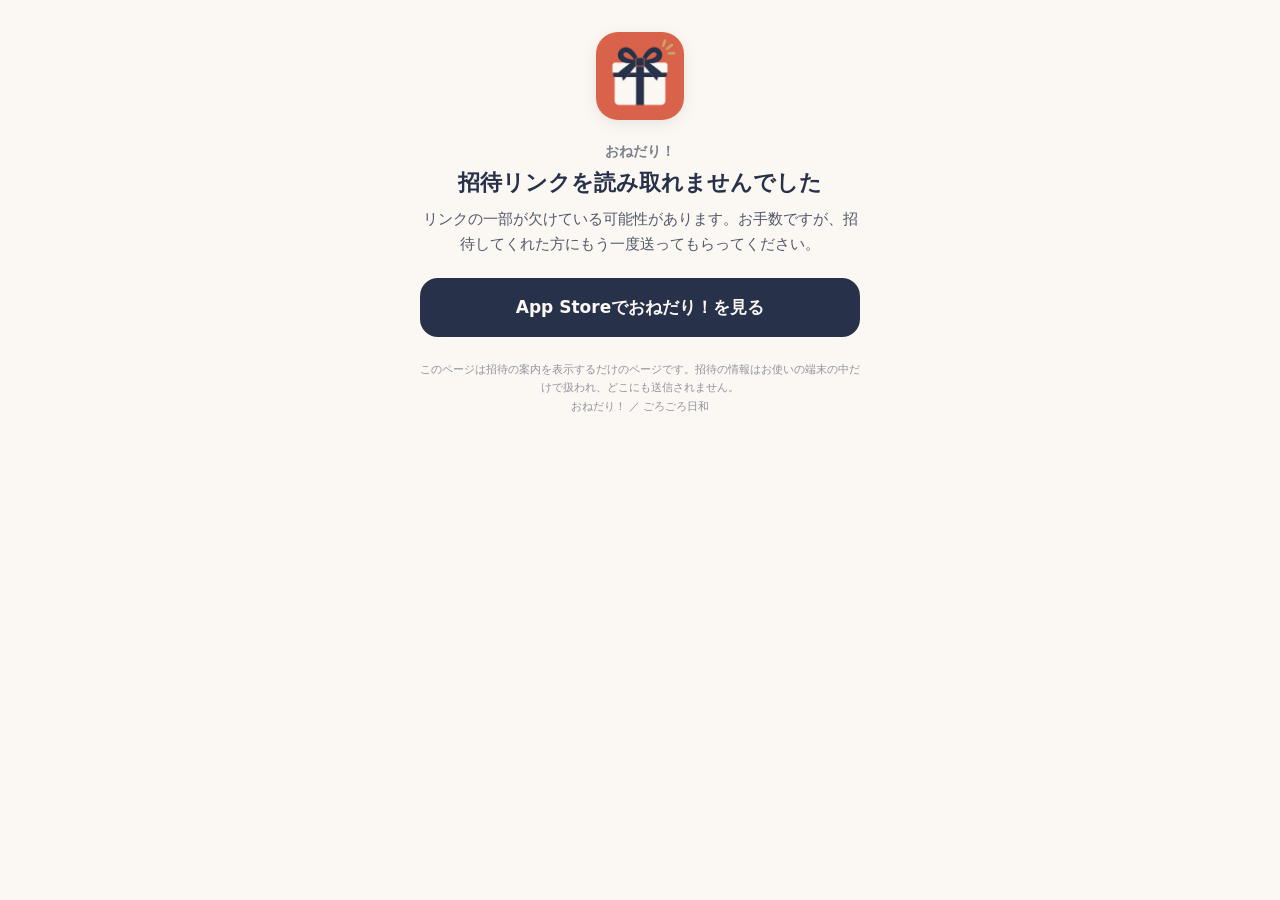
<file: onedari/join/index.html>
<!doctype html>
<html lang="ja">
<head>
  <meta charset="utf-8">
  <meta name="viewport" content="width=device-width, initial-scale=1, viewport-fit=cover">
  <meta name="robots" content="noindex, nofollow">
  <meta name="referrer" content="no-referrer">
  <title>おねだり！への招待</title>
  <!-- LINEなどでリンクを送った時のプレビュー表示 -->
  <meta property="og:type" content="website">
  <meta property="og:title" content="おねだり！のおねだりリストへの招待">
  <meta property="og:description" content="大切な人が、欲しいものリストを見せてくれています。ボタンひとつで見られます。">
  <meta property="og:image" content="https://gorogorobiyori.github.io/onedari/icon.png">
  <link rel="icon" href="../icon.png">
  <link rel="apple-touch-icon" href="../icon.png">
  <link rel="stylesheet" href="../../assets/invite.css">
  <style>
    /* おねだり！の配色(アプリのAsset Catalogと同じ値。コーラル×ネイビー) */
    :root {
      --bg: #fbf7f2;          /* BackgroundMilk */
      --surface: #ffffff;     /* Surface */
      --text: #27324a;        /* TextMain */
      --accent: #d9634a;      /* CoralButton */
      --accent-text: #ffffff; /* OnCoralButton */
      --secondary: #27324a;   /* ネイビー */
      --secondary-text: #fbf7f2;
    }
    @media (prefers-color-scheme: dark) {
      :root {
        --bg: #1e1b19;
        --surface: #2a2623;
        --text: #ede6de;
        --accent: #f08a70;
        --accent-text: #1e1b19;
        --secondary: #3a4560;
        --secondary-text: #ede6de;
      }
    }
  </style>
</head>
<body>
  <main class="card" id="invite" hidden>
    <img class="icon" src="../icon.png" alt="" width="88" height="88">
    <p class="eyebrow">おねだり！</p>
    <h1>おねだりリストへの招待です</h1>
    <p class="lead">大切な人から、おねだり！の欲しいものリストを見せてもらえます。下のボタンから参加できます。</p>

    <section class="step">
      <h2>おねだり！をお持ちの方</h2>
      <a class="button primary" data-action="open" href="#">おねだり！で見る</a>
      <p class="hint" id="not-opened" hidden>アプリが開かないときは、App Storeでおねだり！を最新版にアップデートしてから、もう一度押してください。</p>
    </section>

    <section class="step">
      <h2>まだお持ちでない方</h2>
      <a class="button secondary" data-action="install" href="https://apps.apple.com/jp/app/id6820086568">インストールする（無料）</a>
      <p class="hint">招待リンクをコピーしてから、App Storeを開きます。インストールしたおねだり！を開くと「招待を受け取りましたか？」と表示されるので、［ペースト］を押すと見られます。</p>
    </section>

    <p class="status" id="status" role="status" aria-live="polite"></p>

    <details class="fallback" id="fallback">
      <summary>うまくいかないとき</summary>
      <ol>
        <li>LINEなどのアプリの中で開いている場合は、画面のメニューから「ブラウザで開く」を選んで、もう一度お試しください。</li>
        <li>または、下の招待リンクをコピーしてから、おねだり！の「設定」→「コピーした招待リンクを開く」を押してください。</li>
      </ol>
      <div class="copybox">
        <code id="share-url"></code>
        <button type="button" class="button small" data-action="copy">コピー</button>
      </div>
    </details>
  </main>

  <main class="card" id="invalid" hidden>
    <img class="icon" src="../icon.png" alt="" width="88" height="88">
    <p class="eyebrow">おねだり！</p>
    <h1>招待リンクを読み取れませんでした</h1>
    <p class="lead">リンクの一部が欠けている可能性があります。お手数ですが、招待してくれた方にもう一度送ってもらってください。</p>
    <a class="button secondary" href="https://apps.apple.com/jp/app/id6820086568">App Storeでおねだり！を見る</a>
  </main>

  <noscript>
    <p class="lead">このページを表示するには、JavaScriptを有効にしてください。</p>
  </noscript>

  <footer>
    このページは招待の案内を表示するだけのページです。招待の情報はお使いの端末の中だけで扱われ、どこにも送信されません。<br>
    おねだり！ ／ ごろごろ日和
  </footer>

  <script>
    // アプリごとの設定(アプリのInfo.plistのURLスキーム・App StoreのURLと揃える)
    window.INVITE_CONFIG = {
      scheme: "onedari",
      appStoreURL: "https://apps.apple.com/jp/app/id6820086568"
    };
  </script>
  <script src="../../assets/invite.js"></script>
</body>
</html>
</file>
<file: assets/site.css>
/*
  ごろごろ日和 サイト共通スタイル（トップ・アプリ紹介・サポート）
  - 外部から読むのは Google Fonts の LINE Seed JP だけ（各HTMLの <link>）。スクリプトは自前のみ
  - フォントが読めないときは、端末のフォント（ヒラギノ・游ゴシック・メイリオ）で表示する
  - 色は :root の変数で決める。アプリ紹介ページは、各ページの <style> で変数を上書きしてアプリの配色にする
*/

:root {
  /* 屋号の色は控えめに。主役は各アプリの色（カードの --card-accent） */
  --bg: #ffffff;
  --surface: #ffffff;
  --quiet: #f4f5f6;         /* 区切りの面 */
  --text: #22262b;
  --sub: #5d646d;           /* 白地で 6.1:1 */
  --accent: #2e6a8e;        /* リンク（白地で 5.9:1） */
  --accent-text: #ffffff;
  --accent-soft: #e6eff5;
  --ink-btn: #22262b;       /* アプリ一覧のボタン（白文字で 15:1） */
  --ink-btn-text: #ffffff;
  --sun: #f2b544;           /* ロゴの太陽のみ */
  --rule: #e6e8eb;
  --radius: 20px;
  --max: 1040px;
}
@media (prefers-color-scheme: dark) {
  :root:not([data-theme="light"]) {
    --bg: #18191b;
    --surface: #222427;
    --quiet: #1e2022;
    --text: #eceef0;
    --sub: #a3a9b0;
    --accent: #8cc3e3;
    --accent-text: #18191b;
    --accent-soft: #24313a;
    --ink-btn: #eceef0;
    --ink-btn-text: #18191b;
    --sun: #e0a73c;
    --rule: #33363a;
  }
}

* { box-sizing: border-box; }
html { -webkit-text-size-adjust: 100%; }
body {
  margin: 0;
  background: var(--bg);
  color: var(--text);
  font-family: "LINE Seed JP", "Hiragino Sans", "Hiragino Kaku Gothic ProN", "Yu Gothic UI", "Meiryo", sans-serif;
  line-height: 1.75;
  font-size: 16px;
}
img { max-width: 100%; height: auto; display: block; }
a { color: var(--accent); }
a:focus-visible, button:focus-visible { outline: 3px solid var(--sun); outline-offset: 2px; border-radius: 6px; }

.wrap { max-width: var(--max); margin: 0 auto; padding: 0 16px; }
.section { padding: 56px 0; }
.section + .section { border-top: 1px solid var(--rule); }
.section h2 { font-size: 22px; margin: 0 0 6px; letter-spacing: .02em; }
.section .lead { color: var(--sub); margin: 0 0 28px; }

/* ヘッダー・フッター */
.site-header { padding: 14px 0; }
.site-header .wrap { display: flex; align-items: center; justify-content: space-between; gap: 12px; }
.brand { display: flex; align-items: center; gap: 8px; color: var(--text); text-decoration: none; font-weight: 700; font-size: 15px; letter-spacing: .04em; }
.brand-mark { width: 24px; height: 24px; flex: none; }
.site-nav { display: flex; gap: 16px; font-size: 14px; }
.site-nav a { color: var(--sub); text-decoration: none; }
.site-nav a:hover { color: var(--text); }

.site-footer { padding: 32px 0 48px; color: var(--sub); font-size: 13px; border-top: 1px solid var(--rule); }
.site-footer .wrap { display: flex; flex-wrap: wrap; gap: 8px 20px; justify-content: space-between; }
.site-footer a { color: var(--sub); }

/* トップの導入：屋号ではなく「何をつくっているか」を大きく */
.hero { padding: 28px 0 28px; }
.hero h1 span { display: inline-block; }
.hero h1 { font-size: clamp(26px, 7vw, 48px); line-height: 1.35; margin: 0 0 12px; font-weight: 800; letter-spacing: .01em; }
.hero p { margin: 0; max-width: 36em; color: var(--sub); font-size: 16px; }

/* アプリの一覧：1アプリ＝そのアプリの色の面。スマホは縦に積み、広い画面は2列 */
.app-grid { list-style: none; padding: 0; margin: 0; display: grid; gap: 14px; grid-template-columns: 1fr; }
@media (min-width: 760px) { .app-grid { grid-template-columns: 1fr 1fr; gap: 18px; } }
.app-card {
  --tint: var(--surface);
  background: var(--tint);
  background: color-mix(in srgb, var(--card-accent, var(--accent)) 15%, var(--surface));
  border-radius: 24px; padding: 22px 20px 20px;
  display: grid; grid-template-columns: 72px 1fr; gap: 0 16px; align-items: center;
}
@media (prefers-color-scheme: dark) {
  :root:not([data-theme="light"]) .app-card { background: color-mix(in srgb, var(--card-accent, var(--accent)) 20%, var(--surface)); }
}
.app-card img { width: 72px; height: 72px; border-radius: 17px; box-shadow: 0 2px 8px rgba(0,0,0,.12); }
.app-card > div { display: contents; }
.app-card h3 { grid-column: 2; margin: 0; font-size: 26px; line-height: 1.25; font-weight: 800; letter-spacing: .01em; }
.app-card h3 a { color: inherit; text-decoration: none; }
.app-card p { grid-column: 1 / -1; margin: 16px 0 18px; font-size: 19px; line-height: 1.55; font-weight: 600; }
.app-card .links { grid-column: 1 / -1; display: flex; flex-wrap: wrap; align-items: center; gap: 10px 18px; }
.app-card .links a { font-size: 15px; font-weight: 700; color: var(--text); }
.app-card .links a.store { display: inline-flex; align-items: center; min-height: 46px; padding: 0 20px; border-radius: 999px; background: var(--ink-btn); color: var(--ink-btn-text); text-decoration: none; }
@media (min-width: 760px) { .app-card { padding: 28px 26px 24px; } .app-card h3 { font-size: 28px; } }

/* 約束（大事にしていること） */
.promises { list-style: none; padding: 0; margin: 0; display: grid; gap: 8px 24px; grid-template-columns: repeat(auto-fill, minmax(min(100%, 210px), 1fr)); }
.promises li { border-top: 2px solid var(--text); padding: 14px 0 4px; }
.promises strong { display: block; font-size: 16px; margin-bottom: 4px; }
.promises span { color: var(--sub); font-size: 14px; line-height: 1.6; display: block; }

/* ボタン */
.btn { display: inline-flex; align-items: center; justify-content: center; gap: 8px; min-height: 48px; padding: 0 22px; border-radius: 999px; background: var(--accent); color: var(--accent-text); font-weight: 700; text-decoration: none; }
.btn-sub { background: transparent; color: var(--accent); border: 1.5px solid currentColor; }

/* アプリ紹介ページ */
.app-hero { padding: 40px 0 48px; display: grid; gap: 24px; align-items: center; grid-template-columns: 1fr; text-align: center; }
.app-hero img.icon { width: 112px; height: 112px; border-radius: 26px; margin: 0 auto; box-shadow: 0 6px 18px rgba(0,0,0,.12); }
.app-hero h1 { margin: 0; font-size: clamp(28px, 7vw, 40px); }
.app-hero .catch { margin: 4px 0 0; font-size: 18px; }
.app-hero .note { margin: 6px 0 20px; color: var(--sub); font-size: 14px; }

.clouds { list-style: none; padding: 0; margin: 0; display: grid; gap: 14px; }
.clouds li { background: var(--surface); border-radius: var(--radius); padding: 18px; display: grid; gap: 10px; grid-template-columns: 1fr; }
.clouds .before, .clouds .after { display: flex; gap: 10px; align-items: flex-start; }
.clouds .before { color: var(--sub); }
.clouds .label { flex: none; font-size: 12px; font-weight: 700; padding: 2px 10px; border-radius: 999px; margin-top: 3px; }
.clouds .before .label { background: var(--rule); color: var(--sub); }
.clouds .after .label { background: var(--accent-soft); color: var(--accent-strong, var(--accent)); }
@media (min-width: 720px) {
  .clouds li { grid-template-columns: 1fr 1fr; align-items: center; }
}

.features { list-style: none; padding: 0; margin: 0; display: grid; gap: 28px; grid-template-columns: repeat(auto-fill, minmax(min(100%, 240px), 1fr)); }
.features img { width: 100%; max-width: 260px; margin: 0 auto 12px; border-radius: 22px; box-shadow: 0 4px 14px rgba(0,0,0,.10); background: var(--surface); }
.features h3 { margin: 0 0 4px; font-size: 17px; text-align: center; }
.features p { margin: 0; color: var(--sub); font-size: 14px; text-align: center; line-height: 1.6; }

.price { background: var(--surface); border-radius: var(--radius); padding: 22px; display: grid; gap: 14px; }
.price-row { display: flex; justify-content: space-between; gap: 12px; align-items: baseline; border-bottom: 1px dashed var(--rule); padding-bottom: 12px; }
.price-row:last-child { border-bottom: 0; padding-bottom: 0; }
.price-row span { color: var(--sub); font-size: 14px; }
.price-row b { white-space: nowrap; }

.faq details { background: var(--surface); border-radius: 14px; padding: 14px 18px; }
.faq details + details { margin-top: 10px; }
.faq summary { cursor: pointer; font-weight: 700; }
.faq details p { margin: 8px 0 0; color: var(--sub); font-size: 15px; }

.link-list { list-style: none; padding: 0; margin: 0; display: grid; gap: 10px; grid-template-columns: repeat(auto-fill, minmax(min(100%, 200px), 1fr)); }
.link-list a { display: block; background: var(--surface); border-radius: 14px; padding: 14px 18px; text-decoration: none; font-weight: 700; }

.prose { max-width: 40em; }
.prose h2 { margin-top: 36px; }

/* アプリのページの面（カード類）は、白地では薄いグレーの面にする */
.clouds li, .price, .faq details, .link-list a { background: var(--quiet); }
.promises strong { font-size: 17px; }
.section.apps { padding-top: 8px; border-top: 0; }
.vh { position: absolute; width: 1px; height: 1px; overflow: hidden; clip: rect(0 0 0 0); white-space: nowrap; }
/* アプリのページの「ほかのアプリ」は控えめに（主役はそのページのアプリ） */
[data-exclude] .app-card { grid-template-columns: 56px 1fr; padding: 18px; }
[data-exclude] .app-card img { width: 56px; height: 56px; border-radius: 13px; }
[data-exclude] .app-card h3 { font-size: 21px; }
[data-exclude] .app-card p { font-size: 16px; margin: 10px 0 12px; }

/* アプリの画面：枠の下から、iPhoneが顔を出す。画面の上半分だけ見せる */
.app-card.has-shot { padding-bottom: 0; overflow: hidden; grid-template-rows: auto auto auto 1fr; }
.app-card .shot {
  display: block; grid-column: 1 / -1; align-self: end; justify-self: center;
  width: min(68%, 260px); height: 250px; margin-top: 26px;
  border: 7px solid #22262b; border-bottom: 0; border-radius: 38px 38px 0 0;
  overflow: hidden; background: #22262b;
}
.app-card .shot img { width: 100%; height: auto; border-radius: 31px 31px 0 0; box-shadow: none; }
@media (prefers-color-scheme: dark) {
  :root:not([data-theme="light"]) .app-card .shot { border-color: #3b3f44; background: #3b3f44; }
}
@media (min-width: 760px) { .app-card .shot { height: 280px; } }
[data-exclude] .app-card .shot { height: 180px; width: min(56%, 200px); margin-top: 18px; border-width: 6px; border-radius: 30px 30px 0 0; }
[data-exclude] .app-card .shot img { border-radius: 24px 24px 0 0; }

/* ヘッダー：折り返さない。狭い画面では最後のリンク（サポート）だけ残す */
.brand, .site-nav a { white-space: nowrap; }
@media (max-width: 520px) { .site-nav a:not(:last-child) { display: none; } }

/* 近日公開 */
.soon-badge { display: inline-flex; align-items: center; min-height: 46px; padding: 0 20px; border-radius: 999px; border: 2px solid var(--text); font-size: 15px; font-weight: 700; color: var(--text); }
</file>
<file: assets/invite.css>
/*
 * 招待ページの共通スタイル。アプリごとの色は各ページの :root で上書きする
 * (--bg / --surface / --text / --accent / --accent-text / --secondary / --secondary-text)。
 * 外部フォントは読み込まない(閲覧者の情報を第三者に送らないため)。端末の丸ゴシックを使う。
 */
:root {
  --bg: #fff8ef;
  --surface: #ffffff;
  --text: #4a3f3a;
  --accent: #ff9b85;
  --accent-text: #ffffff;
  --secondary: #a8e6cf;
  --secondary-text: #2f4a40;
  color-scheme: light dark;
}

* { box-sizing: border-box; }

html, body {
  margin: 0;
  background: var(--bg);
  color: var(--text);
  font-family: ui-rounded, "Hiragino Maru Gothic ProN", "Hiragino Sans", system-ui, sans-serif;
  line-height: 1.7;
  -webkit-text-size-adjust: 100%;
}

body {
  min-height: 100vh;
  padding: max(24px, env(safe-area-inset-top)) 16px max(24px, env(safe-area-inset-bottom));
  display: flex;
  flex-direction: column;
  align-items: center;
}

.card {
  width: 100%;
  max-width: 440px;
  text-align: center;
}

.icon {
  width: 88px;
  height: 88px;
  border-radius: 22px;
  margin-top: 8px;
  box-shadow: 0 4px 16px rgba(0, 0, 0, 0.08);
}

.eyebrow {
  margin: 12px 0 0;
  font-size: 14px;
  font-weight: 700;
  opacity: 0.6;
}

h1 {
  margin: 4px 0 8px;
  font-size: 22px;
  line-height: 1.4;
}

.lead {
  margin: 0 0 20px;
  font-size: 15px;
  opacity: 0.8;
}

.step {
  background: var(--surface);
  border-radius: 20px;
  padding: 16px;
  margin-bottom: 12px;
  text-align: left;
}

h2 {
  margin: 0 0 10px;
  font-size: 14px;
  opacity: 0.7;
}

.button {
  display: block;
  width: 100%;
  padding: 15px 16px;
  border: 0;
  border-radius: 18px;
  font: inherit;
  font-size: 17px;
  font-weight: 700;
  text-align: center;
  text-decoration: none;
  cursor: pointer;
  -webkit-tap-highlight-color: transparent;
}

.button:active { transform: scale(0.98); }
.button.primary { background: var(--accent); color: var(--accent-text); }
.button.secondary { background: var(--secondary); color: var(--secondary-text); }
.button.small {
  width: auto;
  flex-shrink: 0;
  padding: 8px 14px;
  font-size: 14px;
  background: var(--accent);
  color: var(--accent-text);
}

.hint {
  margin: 10px 0 0;
  font-size: 13px;
  opacity: 0.7;
}

#not-opened { color: var(--accent); opacity: 1; font-weight: 700; }

.status {
  min-height: 1.7em;
  margin: 4px 0 12px;
  font-size: 14px;
  font-weight: 700;
}

.fallback {
  text-align: left;
  font-size: 13px;
  background: var(--surface);
  border-radius: 16px;
  padding: 12px 16px;
}

.fallback summary { cursor: pointer; font-weight: 700; opacity: 0.8; }
.fallback ol { padding-left: 1.4em; margin: 8px 0; }

.copybox {
  display: flex;
  align-items: center;
  gap: 8px;
  margin-top: 8px;
}

.copybox code {
  flex: 1;
  min-width: 0;
  overflow-wrap: anywhere;
  font-size: 12px;
  padding: 8px 10px;
  border-radius: 10px;
  background: var(--bg);
  -webkit-user-select: all;
  user-select: all;
}

footer {
  max-width: 440px;
  margin-top: 24px;
  font-size: 11px;
  text-align: center;
  opacity: 0.5;
}

[hidden] { display: none !important; }
</file>
